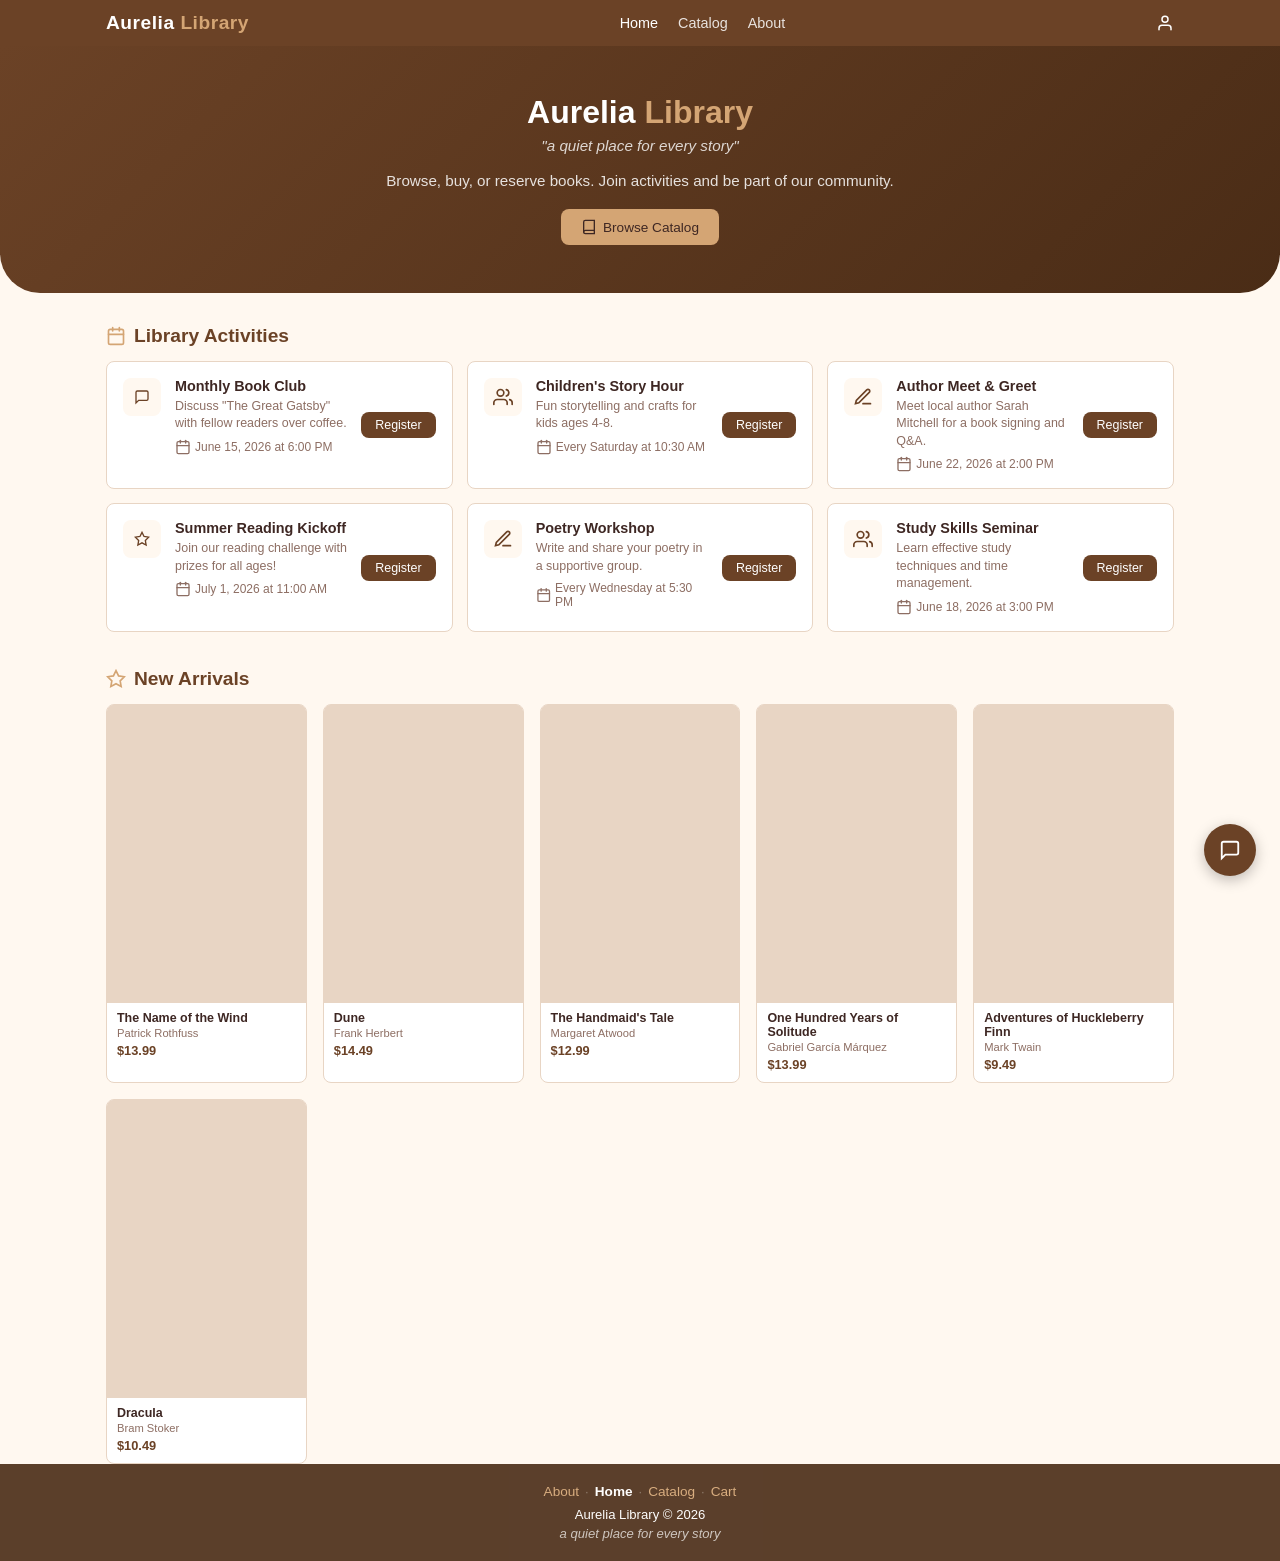
<file: index.html>
<!DOCTYPE html>
<html lang="en">
<head>
  <meta charset="UTF-8">
  <meta name="viewport" content="width=device-width, initial-scale=1.0">
  <title>Aurelia Library</title>
  <link rel="stylesheet" href="css/style.css">
</head>
<body>

  <nav class="navbar">
    <div class="container">
      <a href="index.html" class="logo">Aurelia<span> Library</span></a>
      <ul class="nav-links">
        <li><a href="index.html" class="active">Home</a></li>
        <li><a href="catalog.html">Catalog</a></li>
        <li><a href="about.html">About</a></li>
      </ul>
      <div class="nav-icons">
        <div id="userMenu"></div>
      </div>
    </div>
  </nav>

  <div class="hero">
    <div class="container">
      <h1>Aurelia <span>Library</span></h1>
      <div class="tagline">"a quiet place for every story"</div>
      <p>Browse, buy, or reserve books. Join activities and be part of our community.</p>
      <div class="hero-btns">
        <a href="catalog.html" class="btn btn-secondary">
          <svg width="16" height="16" viewBox="0 0 24 24" fill="none" stroke="currentColor" stroke-width="2" stroke-linecap="round"><path d="M4 19.5A2.5 2.5 0 0 1 6.5 17H20"/><path d="M6.5 2H20v20H6.5A2.5 2.5 0 0 1 4 19.5v-15A2.5 2.5 0 0 1 6.5 2z"/></svg>
          Browse Catalog
        </a>
      </div>
    </div>
  </div>

  <div class="container">
    <div class="section-title">
      <svg width="20" height="20" viewBox="0 0 24 24" fill="none" stroke="currentColor" stroke-width="2" stroke-linecap="round"><rect x="3" y="4" width="18" height="18" rx="2"/><line x1="16" y1="2" x2="16" y2="6"/><line x1="8" y1="2" x2="8" y2="6"/><line x1="3" y1="10" x2="21" y2="10"/></svg>
      Library Activities
    </div>
    <div class="activity-grid" id="homeActivities"></div>

    <div class="section-title">
      <svg width="20" height="20" viewBox="0 0 24 24" fill="none" stroke="currentColor" stroke-width="2"><polygon points="12 2 15.09 8.26 22 9.27 17 14.14 18.18 21.02 12 17.77 5.82 21.02 7 14.14 2 9.27 8.91 8.26 12 2"/></svg>
      New Arrivals
    </div>
    <div class="book-grid" id="homeNewBooks"></div>
  </div>

  <footer class="footer">
    <div class="container">
      <div class="footer-links"><a href="about.html">About</a><span>&middot;</span><a href="index.html" class="active">Home</a><span>&middot;</span><a href="catalog.html">Catalog</a><span>&middot;</span><a href="cart.html">Cart</a></div>
      <p>Aurelia Library &copy; 2026</p>
      <p class="tagline">a quiet place for every story</p>
    </div>
  </footer>

  <!-- Floating Chat -->
  <button class="chat-fab" onclick="toggleChat()">
    <svg width="22" height="22" viewBox="0 0 24 24" fill="none" stroke="currentColor" stroke-width="2" stroke-linecap="round"><path d="M21 15a2 2 0 0 1-2 2H7l-4 4V5a2 2 0 0 1 2-2h14a2 2 0 0 1 2 2z"/></svg>
  </button>
  <div class="chat-popup" id="chatPopup">
    <div class="chat-popup-header">
      <svg width="16" height="16" viewBox="0 0 24 24" fill="none" stroke="currentColor" stroke-width="2" stroke-linecap="round"><path d="M21 15a2 2 0 0 1-2 2H7l-4 4V5a2 2 0 0 1 2-2h14a2 2 0 0 1 2 2z"/></svg>
      Aurelia AI
    </div>
    <div class="chat-popup-msgs" id="chatMsgs"></div>
    <div class="chat-popup-input">
      <input type="text" id="chatInput" placeholder="Ask anything..." onkeydown="if(event.key==='Enter')sendChatPopup()">
      <button onclick="sendChatPopup()">
        <svg width="16" height="16" viewBox="0 0 24 24" fill="none" stroke="currentColor" stroke-width="2" stroke-linecap="round"><line x1="22" y1="2" x2="11" y2="13"/><polygon points="22 2 15 22 11 13 2 9 22 2"/></svg>
      </button>
    </div>
  </div>

  <div id="toastBox"></div>
  <script src="js/app.js"></script>
  <script>
    document.addEventListener('DOMContentLoaded', () => {
      renderActivities('homeActivities');
      const na = [...BOOKS].sort((a, b) => b.id - a.id).slice(0, 6);
      renderBooks(na, 'homeNewBooks', true);
    });
  </script>
</body>
</html>
</file>
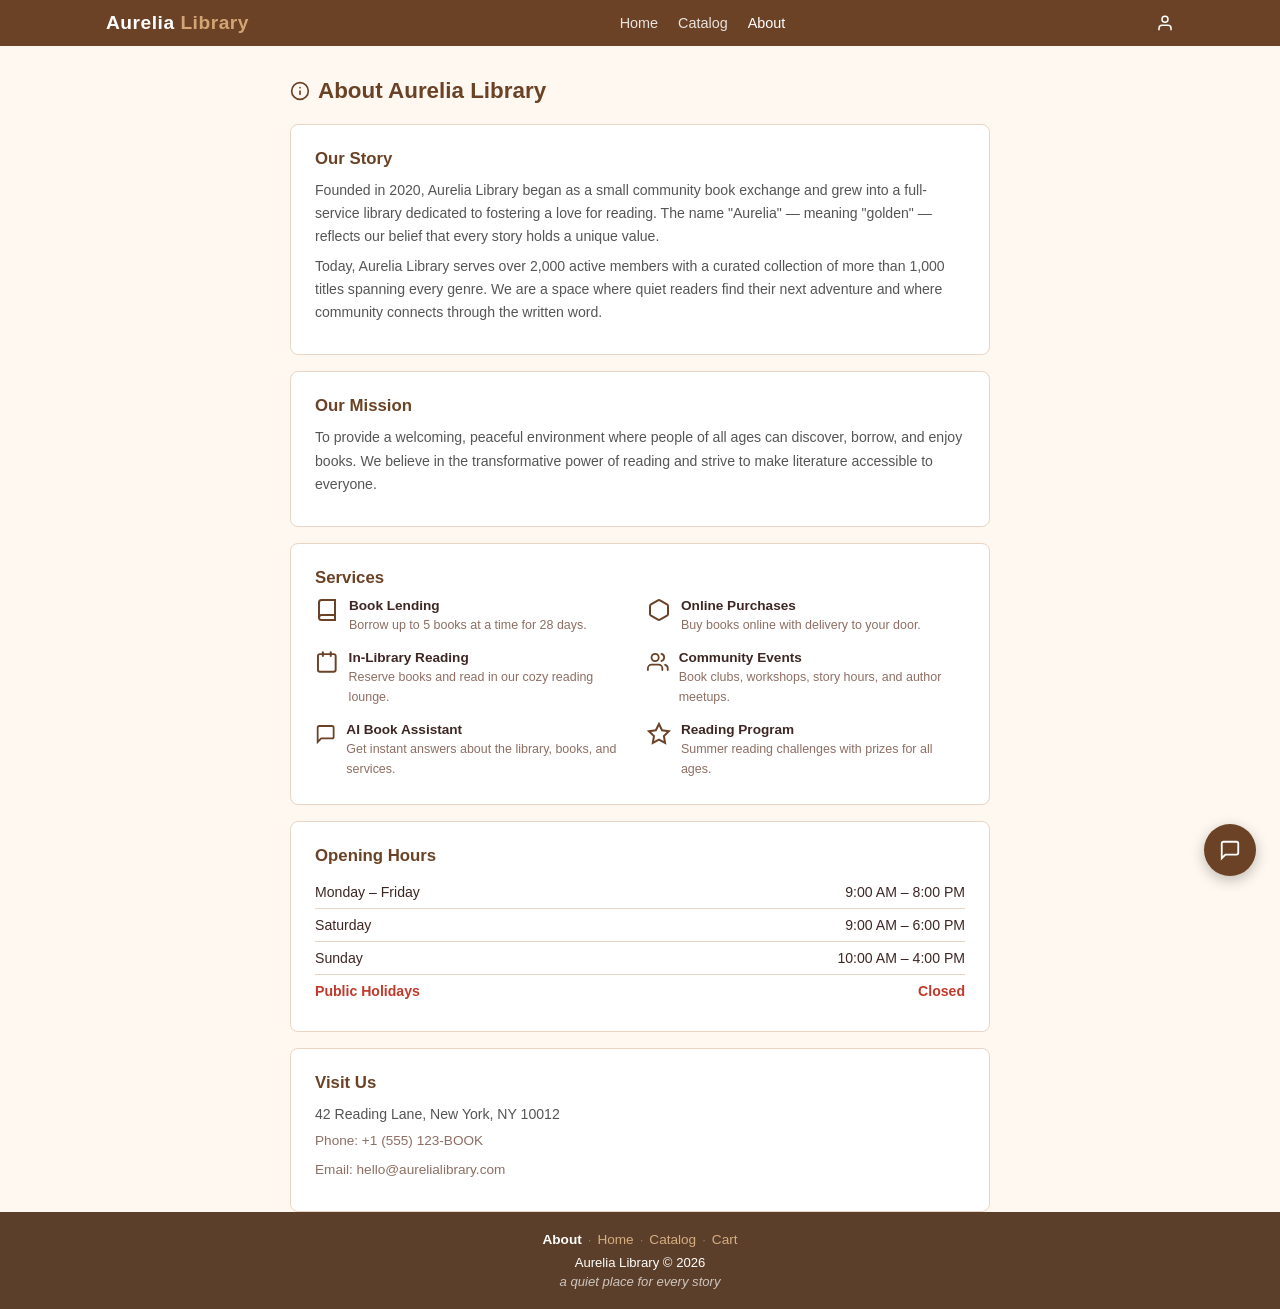
<file: about.html>
<!DOCTYPE html>
<html lang="en">
<head>
  <meta charset="UTF-8">
  <meta name="viewport" content="width=device-width, initial-scale=1.0">
  <title>About - Aurelia Library</title>
  <link rel="stylesheet" href="css/style.css">
</head>
<body>

  <nav class="navbar">
    <div class="container">
      <a href="index.html" class="logo">Aurelia<span> Library</span></a>
      <ul class="nav-links">
        <li><a href="index.html">Home</a></li>
        <li><a href="catalog.html">Catalog</a></li>
        <li><a href="about.html" class="active">About</a></li>
      </ul>
      <div class="nav-icons">
        <div id="userMenu"></div>
      </div>
    </div>
  </nav>

  <div class="container" style="padding-top:32px">
    <h2 class="page-title">
      <svg width="20" height="20" viewBox="0 0 24 24" fill="none" stroke="var(--primary)" stroke-width="2" stroke-linecap="round"><circle cx="12" cy="12" r="10"/><line x1="12" y1="16" x2="12" y2="12"/><line x1="12" y1="8" x2="12.01" y2="8"/></svg>
      About Aurelia Library
    </h2>

    <div class="about-wrap">
      <div class="card about-section">
        <h3>Our Story</h3>
        <p>Founded in 2020, Aurelia Library began as a small community book exchange and grew into a full-service library dedicated to fostering a love for reading. The name "Aurelia" — meaning "golden" — reflects our belief that every story holds a unique value.</p>
        <p>Today, Aurelia Library serves over 2,000 active members with a curated collection of more than 1,000 titles spanning every genre. We are a space where quiet readers find their next adventure and where community connects through the written word.</p>
      </div>

      <div class="card about-section">
        <h3>Our Mission</h3>
        <p>To provide a welcoming, peaceful environment where people of all ages can discover, borrow, and enjoy books. We believe in the transformative power of reading and strive to make literature accessible to everyone.</p>
      </div>

      <div class="card about-section">
        <h3>Services</h3>
        <div class="services-grid">
          <div class="service-item">
            <svg width="24" height="24" viewBox="0 0 24 24" fill="none" stroke="var(--primary)" stroke-width="2" stroke-linecap="round"><path d="M4 19.5A2.5 2.5 0 0 1 6.5 17H20"/><path d="M6.5 2H20v20H6.5A2.5 2.5 0 0 1 4 19.5v-15A2.5 2.5 0 0 1 6.5 2z"/></svg>
            <div><strong>Book Lending</strong><p>Borrow up to 5 books at a time for 28 days.</p></div>
          </div>
          <div class="service-item">
            <svg width="24" height="24" viewBox="0 0 24 24" fill="none" stroke="var(--primary)" stroke-width="2" stroke-linecap="round"><path d="M21 16V8a2 2 0 0 0-1-1.73l-7-4a2 2 0 0 0-2 0l-7 4A2 2 0 0 0 3 8v8a2 2 0 0 0 1 1.73l7 4a2 2 0 0 0 2 0l7-4A2 2 0 0 0 21 16z"/></svg>
            <div><strong>Online Purchases</strong><p>Buy books online with delivery to your door.</p></div>
          </div>
          <div class="service-item">
            <svg width="24" height="24" viewBox="0 0 24 24" fill="none" stroke="var(--primary)" stroke-width="2" stroke-linecap="round"><rect x="3" y="4" width="18" height="18" rx="2"/><line x1="16" y1="2" x2="16" y2="6"/><line x1="8" y1="2" x2="8" y2="6"/></svg>
            <div><strong>In-Library Reading</strong><p>Reserve books and read in our cozy reading lounge.</p></div>
          </div>
          <div class="service-item">
            <svg width="24" height="24" viewBox="0 0 24 24" fill="none" stroke="var(--primary)" stroke-width="2" stroke-linecap="round"><path d="M17 21v-2a4 4 0 0 0-4-4H5a4 4 0 0 0-4 4v2"/><circle cx="9" cy="7" r="4"/><path d="M23 21v-2a4 4 0 0 0-3-3.87"/><path d="M16 3.13a4 4 0 0 1 0 7.75"/></svg>
            <div><strong>Community Events</strong><p>Book clubs, workshops, story hours, and author meetups.</p></div>
          </div>
          <div class="service-item">
            <svg width="24" height="24" viewBox="0 0 24 24" fill="none" stroke="var(--primary)" stroke-width="2" stroke-linecap="round"><path d="M21 15a2 2 0 0 1-2 2H7l-4 4V5a2 2 0 0 1 2-2h14a2 2 0 0 1 2 2z"/></svg>
            <div><strong>AI Book Assistant</strong><p>Get instant answers about the library, books, and services.</p></div>
          </div>
          <div class="service-item">
            <svg width="24" height="24" viewBox="0 0 24 24" fill="none" stroke="var(--primary)" stroke-width="2"><polygon points="12 2 15.09 8.26 22 9.27 17 14.14 18.18 21.02 12 17.77 5.82 21.02 7 14.14 2 9.27 8.91 8.26 12 2"/></svg>
            <div><strong>Reading Program</strong><p>Summer reading challenges with prizes for all ages.</p></div>
          </div>
        </div>
      </div>

      <div class="card about-section">
        <h3>Opening Hours</h3>
        <div class="hours-list">
          <div class="hour-row"><span>Monday – Friday</span><span>9:00 AM – 8:00 PM</span></div>
          <div class="hour-row"><span>Saturday</span><span>9:00 AM – 6:00 PM</span></div>
          <div class="hour-row"><span>Sunday</span><span>10:00 AM – 4:00 PM</span></div>
          <div class="hour-row holiday"><span>Public Holidays</span><span>Closed</span></div>
        </div>
      </div>

      <div class="card about-section">
        <h3>Visit Us</h3>
        <p style="margin-bottom:4px">42 Reading Lane, New York, NY 10012</p>
        <p style="color:var(--text-light);font-size:0.85rem">Phone: +1 (555) 123-BOOK</p>
        <p style="color:var(--text-light);font-size:0.85rem">Email: hello@aurelialibrary.com</p>
      </div>
    </div>
  </div>

  <footer class="footer">
    <div class="container">
      <div class="footer-links"><a href="about.html" class="active">About</a><span>&middot;</span><a href="index.html">Home</a><span>&middot;</span><a href="catalog.html">Catalog</a><span>&middot;</span><a href="cart.html">Cart</a></div>
      <p>Aurelia Library &copy; 2026</p>
      <p class="tagline">a quiet place for every story</p>
    </div>
  </footer>

  <button class="chat-fab" onclick="toggleChat()">
    <svg width="22" height="22" viewBox="0 0 24 24" fill="none" stroke="currentColor" stroke-width="2" stroke-linecap="round"><path d="M21 15a2 2 0 0 1-2 2H7l-4 4V5a2 2 0 0 1 2-2h14a2 2 0 0 1 2 2z"/></svg>
  </button>
  <div class="chat-popup" id="chatPopup">
    <div class="chat-popup-header">
      <svg width="16" height="16" viewBox="0 0 24 24" fill="none" stroke="currentColor" stroke-width="2" stroke-linecap="round"><path d="M21 15a2 2 0 0 1-2 2H7l-4 4V5a2 2 0 0 1 2-2h14a2 2 0 0 1 2 2z"/></svg>
      Aurelia AI
    </div>
    <div class="chat-popup-msgs" id="chatMsgs"></div>
    <div class="chat-popup-input">
      <input type="text" id="chatInput" placeholder="Ask anything..." onkeydown="if(event.key==='Enter')sendChatPopup()">
      <button onclick="sendChatPopup()">
        <svg width="16" height="16" viewBox="0 0 24 24" fill="none" stroke="currentColor" stroke-width="2" stroke-linecap="round"><line x1="22" y1="2" x2="11" y2="13"/><polygon points="22 2 15 22 11 13 2 9 22 2"/></svg>
      </button>
    </div>
  </div>

  <div id="toastBox"></div>
  <script src="js/app.js"></script>
</body>
</html>
</file>
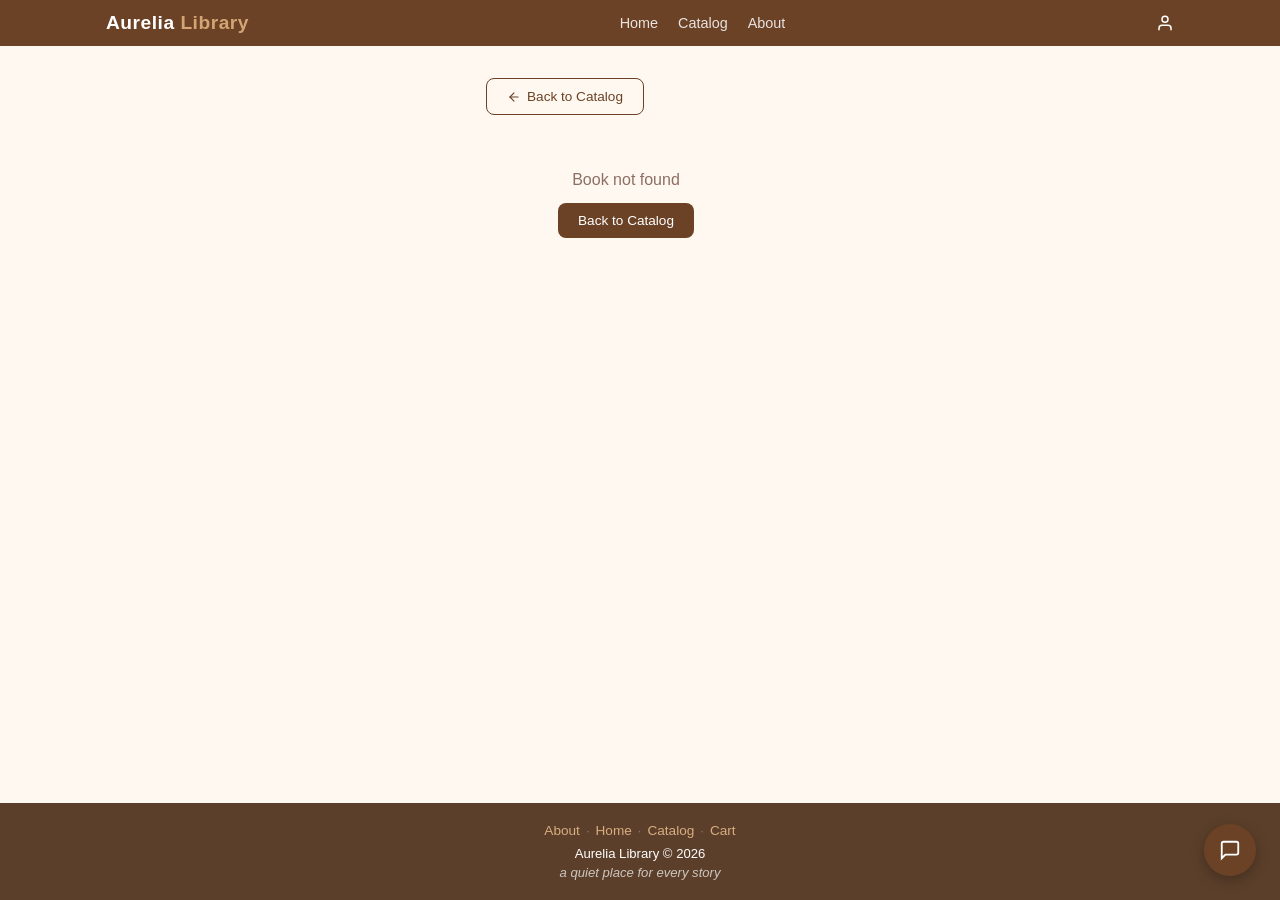
<file: book.html>
<!DOCTYPE html>
<html lang="en">
<head>
  <meta charset="UTF-8">
  <meta name="viewport" content="width=device-width, initial-scale=1.0">
  <title>Aurelia Library</title>
  <link rel="stylesheet" href="css/style.css">
</head>
<body>

  <nav class="navbar">
    <div class="container">
      <a href="index.html" class="logo">Aurelia<span> Library</span></a>
      <ul class="nav-links">
        <li><a href="index.html">Home</a></li>
        <li><a href="catalog.html">Catalog</a></li>
        <li><a href="about.html">About</a></li>
      </ul>
      <div class="nav-icons">
        <div id="userMenu"></div>
      </div>
    </div>
  </nav>

  <div class="container" style="padding-top:32px">
    <a href="catalog.html" class="btn btn-outline" style="margin-bottom:16px">
      <svg width="14" height="14" viewBox="0 0 24 24" fill="none" stroke="currentColor" stroke-width="2" stroke-linecap="round"><line x1="19" y1="12" x2="5" y2="12"/><polyline points="12 19 5 12 12 5"/></svg>
      Back to Catalog
    </a>
    <div class="detail-wrap" id="detailWrap">
      <img id="detailCover" src="" alt="Cover">
      <div class="detail-info">
        <h2 id="detailTitle"></h2>
        <div class="author" id="detailAuthor"></div>
        <div class="meta" id="detailMeta"></div>
        <div class="desc" id="detailDesc"></div>
        <div class="price" id="detailPrice"></div>
        <div style="margin-bottom:12px;font-size:0.85rem" id="detailStatus"></div>
        <div class="actions">
          <button class="btn btn-primary" id="detailBuy">Buy Now</button>
          <button class="btn btn-outline" id="detailReserve">Reserve for Library</button>
        </div>
      </div>
    </div>
  </div>

  <footer class="footer">
    <div class="container">
      <div class="footer-links"><a href="about.html">About</a><span>&middot;</span><a href="index.html">Home</a><span>&middot;</span><a href="catalog.html">Catalog</a><span>&middot;</span><a href="cart.html">Cart</a></div>
      <p>Aurelia Library &copy; 2026</p>
      <p class="tagline">a quiet place for every story</p>
    </div>
  </footer>

  <!-- Floating Chat -->
  <button class="chat-fab" onclick="toggleChat()">
    <svg width="22" height="22" viewBox="0 0 24 24" fill="none" stroke="currentColor" stroke-width="2" stroke-linecap="round"><path d="M21 15a2 2 0 0 1-2 2H7l-4 4V5a2 2 0 0 1 2-2h14a2 2 0 0 1 2 2z"/></svg>
  </button>
  <div class="chat-popup" id="chatPopup">
    <div class="chat-popup-header">
      <svg width="16" height="16" viewBox="0 0 24 24" fill="none" stroke="currentColor" stroke-width="2" stroke-linecap="round"><path d="M21 15a2 2 0 0 1-2 2H7l-4 4V5a2 2 0 0 1 2-2h14a2 2 0 0 1 2 2z"/></svg>
      Aurelia AI
    </div>
    <div class="chat-popup-msgs" id="chatMsgs"></div>
    <div class="chat-popup-input">
      <input type="text" id="chatInput" placeholder="Ask anything..." onkeydown="if(event.key==='Enter')sendChatPopup()">
      <button onclick="sendChatPopup()">
        <svg width="16" height="16" viewBox="0 0 24 24" fill="none" stroke="currentColor" stroke-width="2" stroke-linecap="round"><line x1="22" y1="2" x2="11" y2="13"/><polygon points="22 2 15 22 11 13 2 9 22 2"/></svg>
      </button>
    </div>
  </div>

  <div id="toastBox"></div>
  <script src="js/app.js"></script>
  <script>document.addEventListener('DOMContentLoaded', loadBook);</script>
</body>
</html>
</file>
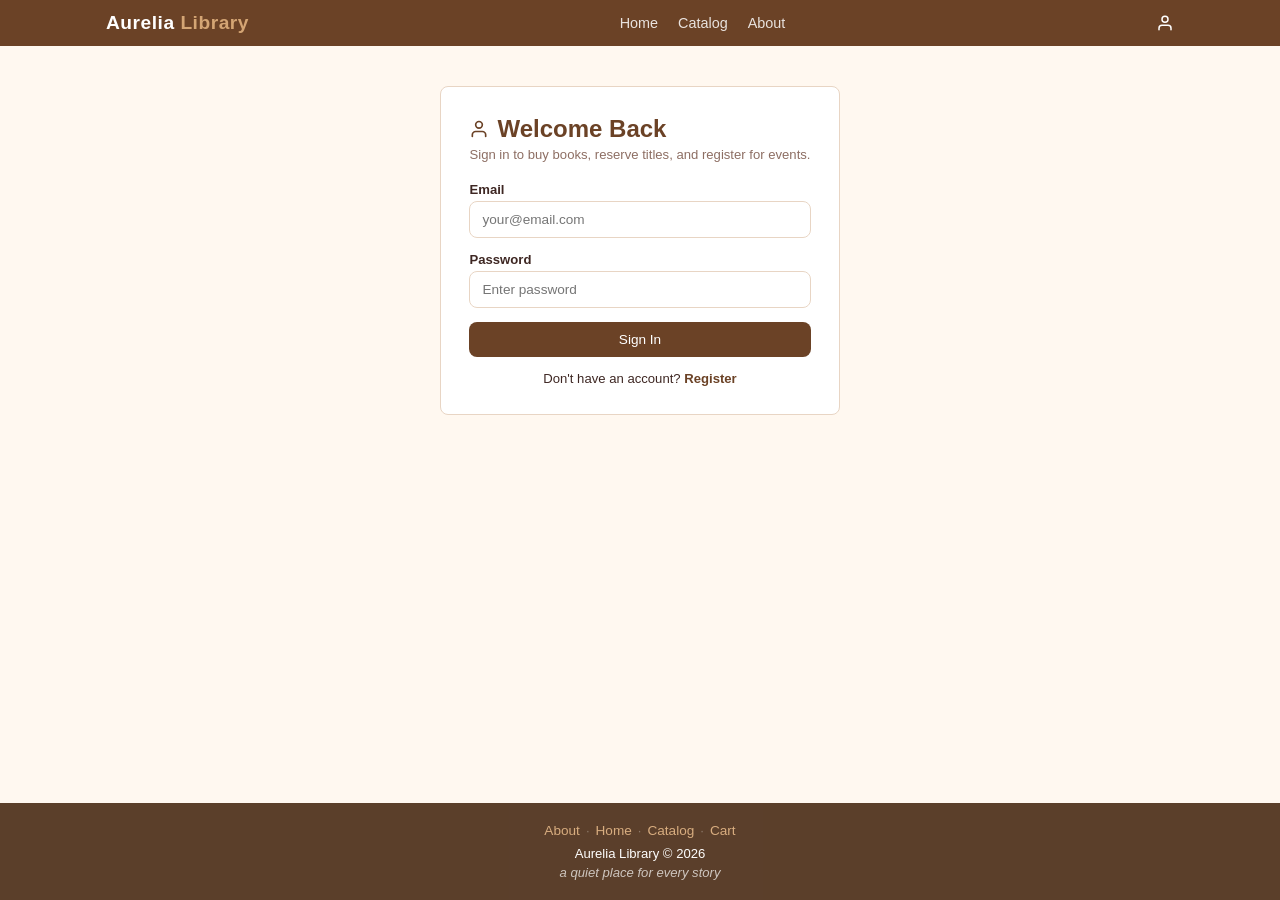
<file: cart.html>
<!DOCTYPE html>
<html lang="en">
<head>
  <meta charset="UTF-8">
  <meta name="viewport" content="width=device-width, initial-scale=1.0">
  <title>Cart - Aurelia Library</title>
  <link rel="stylesheet" href="css/style.css">
</head>
<body>

  <nav class="navbar">
    <div class="container">
      <a href="index.html" class="logo">Aurelia<span> Library</span></a>
      <ul class="nav-links">
        <li><a href="index.html">Home</a></li>
        <li><a href="catalog.html">Catalog</a></li>
        <li><a href="about.html">About</a></li>
      </ul>
      <div class="nav-icons">
        <div id="userMenu"></div>
      </div>
    </div>
  </nav>

  <div class="container" style="padding-top:32px">
    <h2 class="page-title">
      <svg width="20" height="20" viewBox="0 0 24 24" fill="none" stroke="var(--primary)" stroke-width="2" stroke-linecap="round"><circle cx="9" cy="21" r="1"/><circle cx="20" cy="21" r="1"/><path d="M1 1h4l2.68 13.39a2 2 0 0 0 2 1.61h9.72a2 2 0 0 0 2-1.61L23 6H6"/></svg>
      Your Cart
    </h2>
    <div id="cartItems"></div>
    <div id="cartSummary"></div>
  </div>

  <!-- Checkout Modal -->
  <div class="modal" id="checkoutModal">
    <div class="modal-overlay" onclick="closeCheckout()"></div>
    <div class="modal-content">
      <button class="modal-close" onclick="closeCheckout()">
        <svg width="18" height="18" viewBox="0 0 24 24" fill="none" stroke="currentColor" stroke-width="2" stroke-linecap="round"><line x1="18" y1="6" x2="6" y2="18"/><line x1="6" y1="6" x2="18" y2="18"/></svg>
      </button>
      <h2>
        <svg width="20" height="20" viewBox="0 0 24 24" fill="none" stroke="var(--primary)" stroke-width="2" stroke-linecap="round"><path d="M21 16V8a2 2 0 0 0-1-1.73l-7-4a2 2 0 0 0-2 0l-7 4A2 2 0 0 0 3 8v8a2 2 0 0 0 1 1.73l7 4a2 2 0 0 0 2 0l7-4A2 2 0 0 0 21 16z"/></svg>
        Checkout
      </h2>
      <form onsubmit="placeOrder(event)">
        <h3 style="font-size:0.95rem;margin-bottom:10px;color:var(--text)">Shipping Address</h3>
        <div class="form-group"><label>Full Name</label><input type="text" id="coName" placeholder="John Doe" required></div>
        <div class="form-group"><label>Street Address</label><input type="text" id="coAddr" placeholder="123 Main St" required></div>
        <div class="form-row">
          <div class="form-group"><label>City</label><input type="text" id="coCity" placeholder="New York" required></div>
          <div class="form-group"><label>ZIP Code</label><input type="text" id="coZip" placeholder="10001" required></div>
        </div>
        <div class="form-group"><label>Phone</label><input type="tel" id="coPhone" placeholder="+1 (555) 123-4567"></div>

        <h3 style="font-size:0.95rem;margin:16px 0 10px;color:var(--text)">Payment Method</h3>
        <div class="form-group">
          <select id="coPayment" onchange="document.getElementById('cardFields').style.display=this.value==='card'?'':'none'">
            <option value="card">Credit Card</option>
            <option value="paypal">PayPal</option>
            <option value="cod">Cash on Delivery</option>
          </select>
        </div>
        <div id="cardFields" style="display:block">
          <div class="form-group"><label>Card Number</label><input type="text" placeholder="4242 4242 4242 4242"></div>
          <div class="form-row">
            <div class="form-group"><label>Expiry</label><input type="text" placeholder="MM/YY"></div>
            <div class="form-group"><label>CVV</label><input type="text" placeholder="123"></div>
          </div>
        </div>

        <button type="submit" class="btn btn-primary btn-block" style="margin-top:16px">
          <svg width="16" height="16" viewBox="0 0 24 24" fill="none" stroke="currentColor" stroke-width="2" stroke-linecap="round"><polyline points="20 6 9 17 4 12"/></svg>
          Place Order
        </button>
      </form>
    </div>
  </div>

  <footer class="footer">
    <div class="container">
      <div class="footer-links"><a href="about.html">About</a><span>&middot;</span><a href="index.html">Home</a><span>&middot;</span><a href="catalog.html">Catalog</a><span>&middot;</span><a href="cart.html" class="active">Cart</a></div>
      <p>Aurelia Library &copy; 2026</p>
      <p class="tagline">a quiet place for every story</p>
    </div>
  </footer>

  <!-- Floating Chat -->
  <button class="chat-fab" onclick="toggleChat()">
    <svg width="22" height="22" viewBox="0 0 24 24" fill="none" stroke="currentColor" stroke-width="2" stroke-linecap="round"><path d="M21 15a2 2 0 0 1-2 2H7l-4 4V5a2 2 0 0 1 2-2h14a2 2 0 0 1 2 2z"/></svg>
  </button>
  <div class="chat-popup" id="chatPopup">
    <div class="chat-popup-header">
      <svg width="16" height="16" viewBox="0 0 24 24" fill="none" stroke="currentColor" stroke-width="2" stroke-linecap="round"><path d="M21 15a2 2 0 0 1-2 2H7l-4 4V5a2 2 0 0 1 2-2h14a2 2 0 0 1 2 2z"/></svg>
      Aurelia AI
    </div>
    <div class="chat-popup-msgs" id="chatMsgs"></div>
    <div class="chat-popup-input">
      <input type="text" id="chatInput" placeholder="Ask anything..." onkeydown="if(event.key==='Enter')sendChatPopup()">
      <button onclick="sendChatPopup()">
        <svg width="16" height="16" viewBox="0 0 24 24" fill="none" stroke="currentColor" stroke-width="2" stroke-linecap="round"><line x1="22" y1="2" x2="11" y2="13"/><polygon points="22 2 15 22 11 13 2 9 22 2"/></svg>
      </button>
    </div>
  </div>

  <div id="toastBox"></div>
  <script src="js/app.js"></script>
  <script>document.addEventListener('DOMContentLoaded', function(){ if(!logged()){ window.location.href='login.html'; return; } renderCartPage(); });</script>
</body>
</html>
</file>
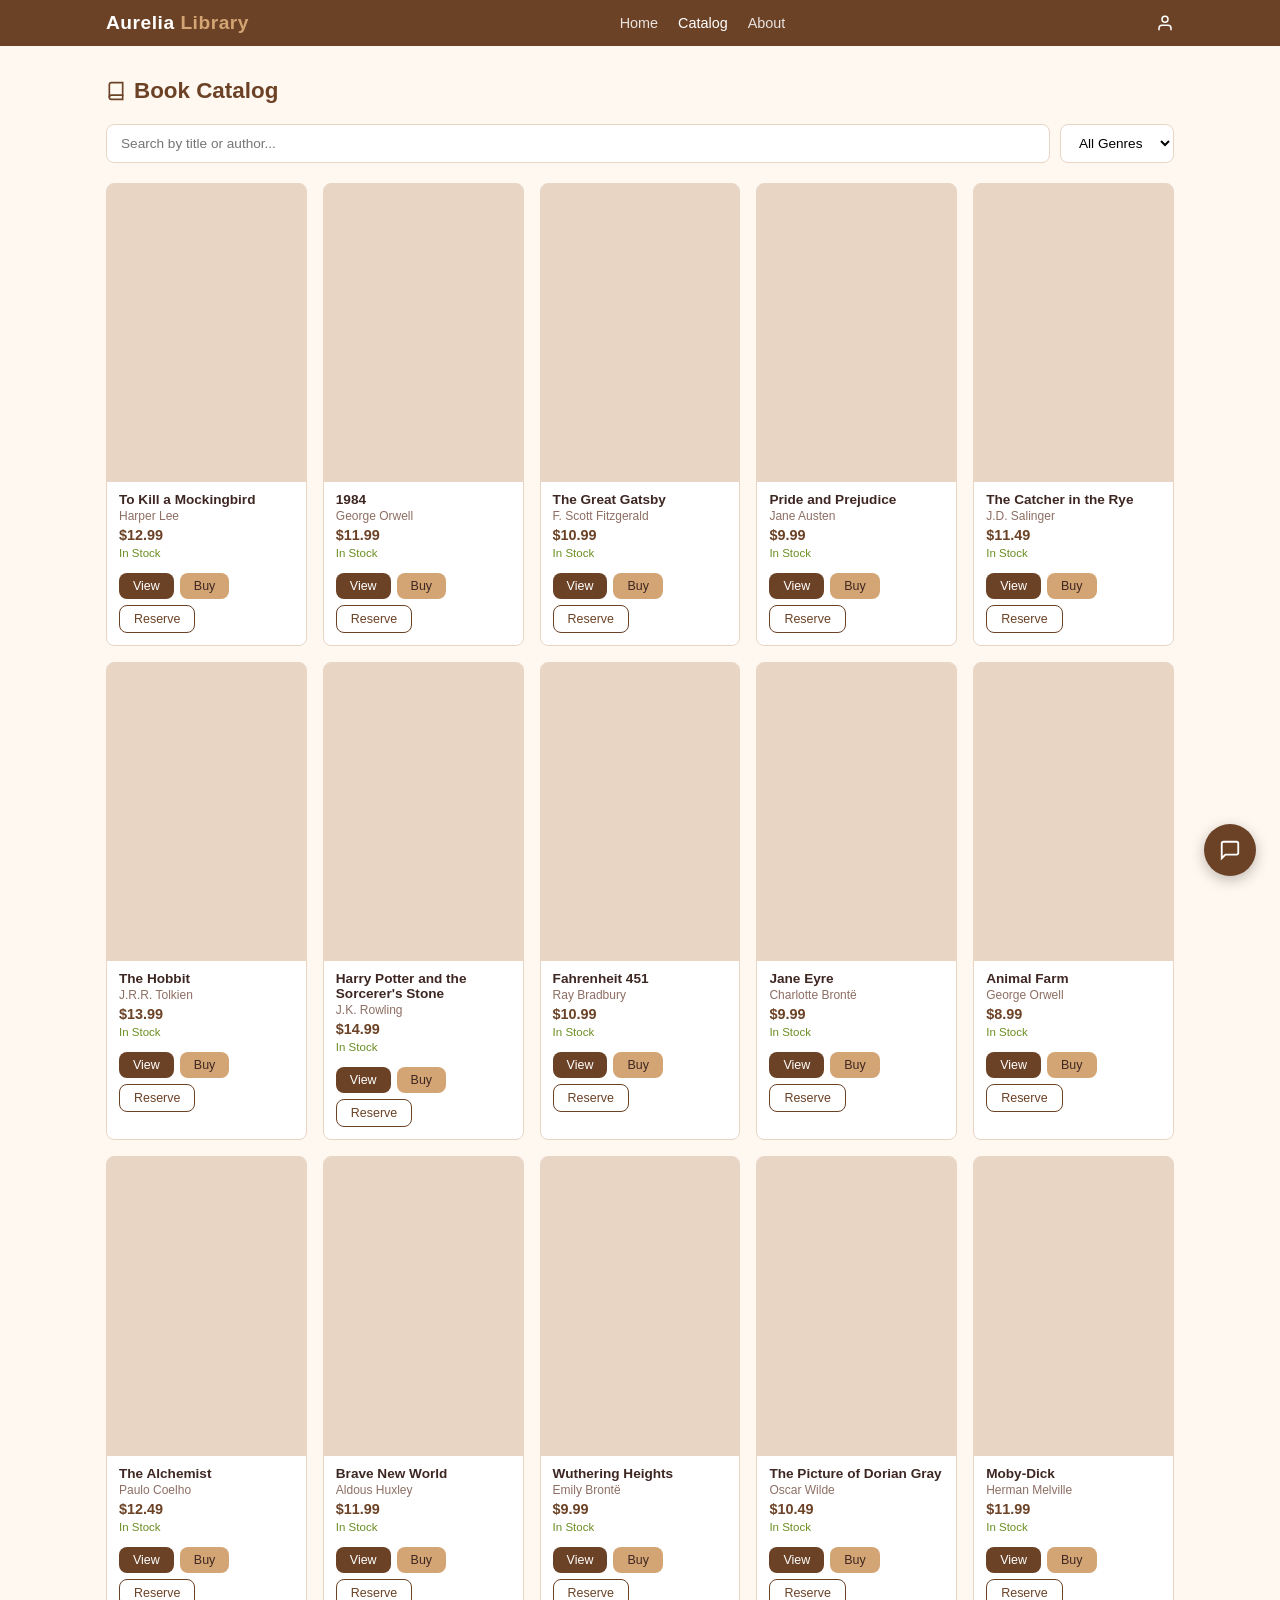
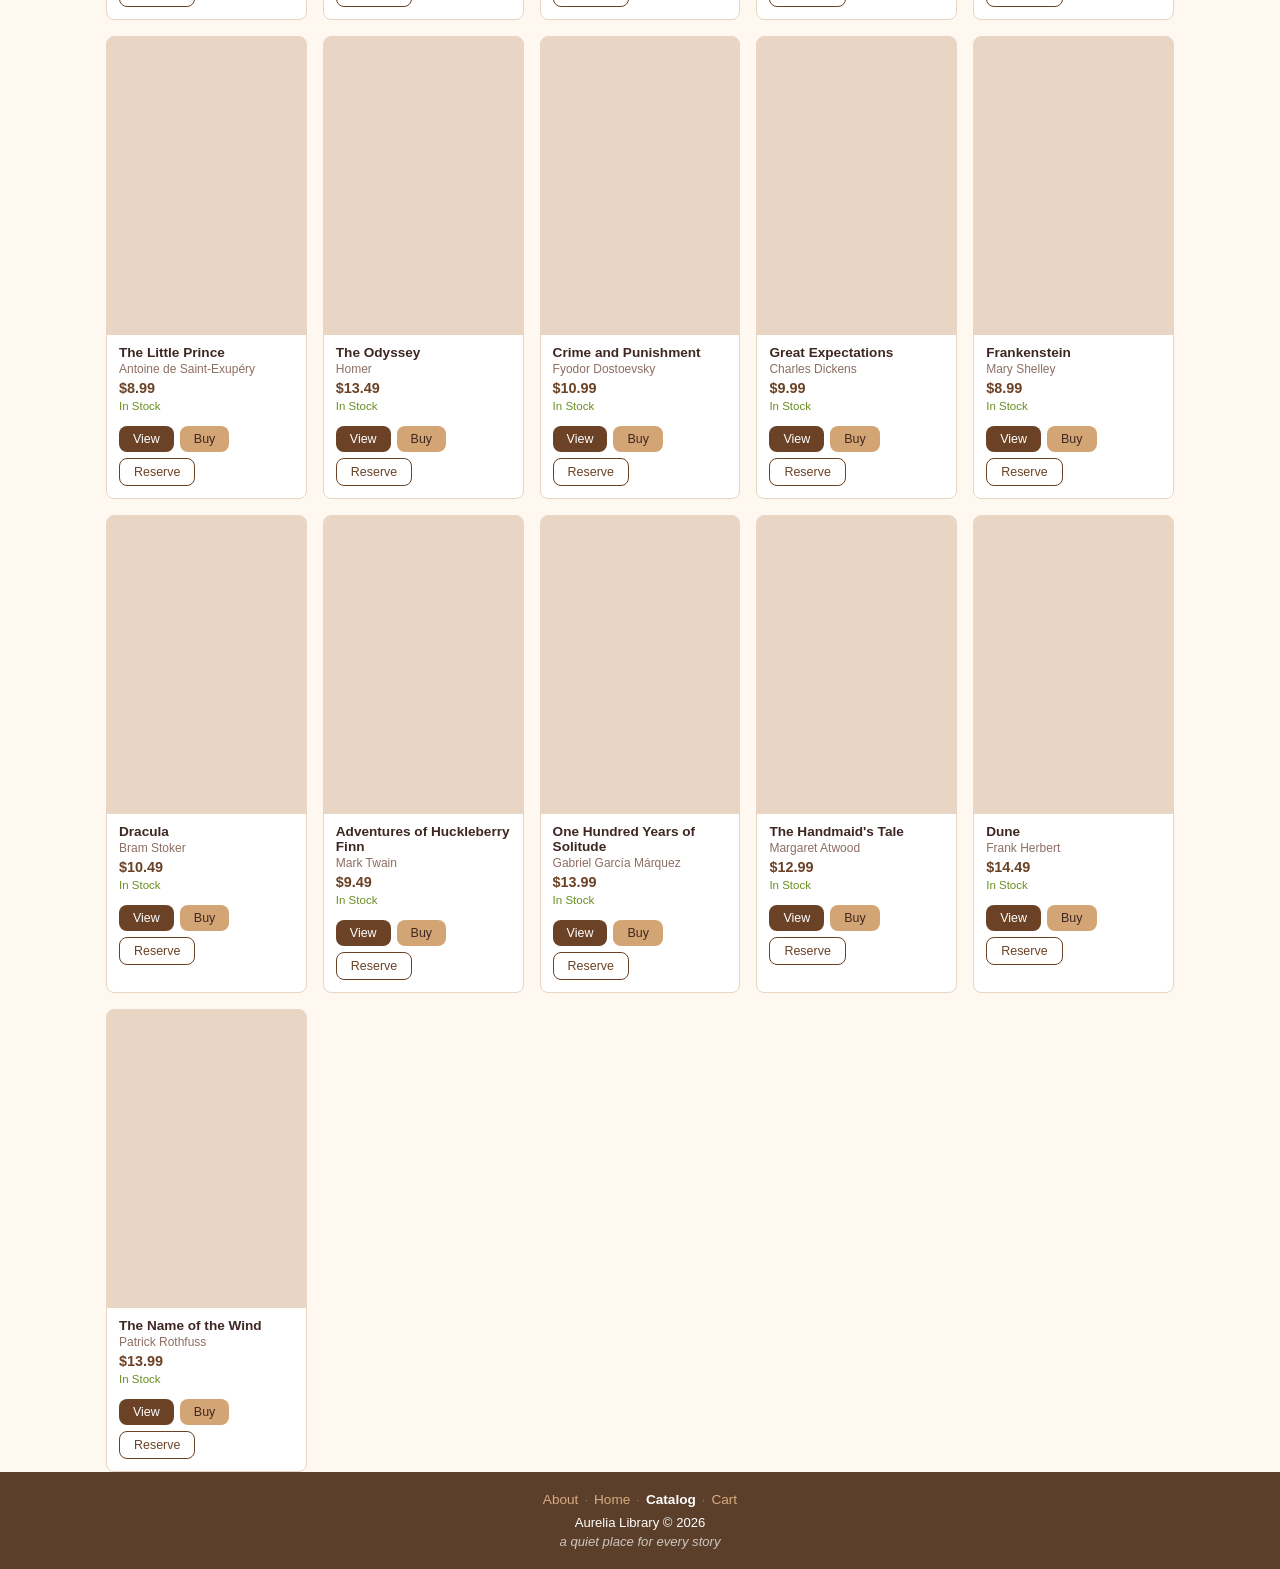
<file: catalog.html>
<!DOCTYPE html>
<html lang="en">
<head>
  <meta charset="UTF-8">
  <meta name="viewport" content="width=device-width, initial-scale=1.0">
  <title>Catalog - Aurelia Library</title>
  <link rel="stylesheet" href="css/style.css">
</head>
<body>

  <nav class="navbar">
    <div class="container">
      <a href="index.html" class="logo">Aurelia<span> Library</span></a>
      <ul class="nav-links">
        <li><a href="index.html">Home</a></li>
        <li><a href="catalog.html" class="active">Catalog</a></li>
        <li><a href="about.html">About</a></li>
      </ul>
      <div class="nav-icons">
        <div id="userMenu"></div>
      </div>
    </div>
  </nav>

  <div class="container" style="padding-top:32px">
    <h2 class="page-title">
      <svg width="20" height="20" viewBox="0 0 24 24" fill="none" stroke="var(--primary)" stroke-width="2" stroke-linecap="round"><path d="M4 19.5A2.5 2.5 0 0 1 6.5 17H20"/><path d="M6.5 2H20v20H6.5A2.5 2.5 0 0 1 4 19.5v-15A2.5 2.5 0 0 1 6.5 2z"/></svg>
      Book Catalog
    </h2>
    <div class="filter-bar">
      <input type="text" id="catalogSearch" placeholder="Search by title or author..." oninput="filterCatalog()">
      <select id="catalogGenre" onchange="filterCatalog()">
        <option value="all">All Genres</option>
        <option>Classic</option><option>Dystopian</option><option>Fantasy</option>
        <option>Fiction</option><option>Romance</option><option>Satire</option>
      </select>
    </div>
    <div class="book-grid" id="catalogBooks"></div>
  </div>

  <footer class="footer">
    <div class="container">
      <div class="footer-links"><a href="about.html">About</a><span>&middot;</span><a href="index.html">Home</a><span>&middot;</span><a href="catalog.html" class="active">Catalog</a><span>&middot;</span><a href="cart.html">Cart</a></div>
      <p>Aurelia Library &copy; 2026</p>
      <p class="tagline">a quiet place for every story</p>
    </div>
  </footer>

  <!-- Floating Chat -->
  <button class="chat-fab" onclick="toggleChat()">
    <svg width="22" height="22" viewBox="0 0 24 24" fill="none" stroke="currentColor" stroke-width="2" stroke-linecap="round"><path d="M21 15a2 2 0 0 1-2 2H7l-4 4V5a2 2 0 0 1 2-2h14a2 2 0 0 1 2 2z"/></svg>
  </button>
  <div class="chat-popup" id="chatPopup">
    <div class="chat-popup-header">
      <svg width="16" height="16" viewBox="0 0 24 24" fill="none" stroke="currentColor" stroke-width="2" stroke-linecap="round"><path d="M21 15a2 2 0 0 1-2 2H7l-4 4V5a2 2 0 0 1 2-2h14a2 2 0 0 1 2 2z"/></svg>
      Aurelia AI
    </div>
    <div class="chat-popup-msgs" id="chatMsgs"></div>
    <div class="chat-popup-input">
      <input type="text" id="chatInput" placeholder="Ask anything..." onkeydown="if(event.key==='Enter')sendChatPopup()">
      <button onclick="sendChatPopup()">
        <svg width="16" height="16" viewBox="0 0 24 24" fill="none" stroke="currentColor" stroke-width="2" stroke-linecap="round"><line x1="22" y1="2" x2="11" y2="13"/><polygon points="22 2 15 22 11 13 2 9 22 2"/></svg>
      </button>
    </div>
  </div>

  <div id="toastBox"></div>
  <script src="js/app.js"></script>
  <script>
    function filterCatalog() {
      const search = (document.getElementById('catalogSearch').value || '').toLowerCase();
      const genre = document.getElementById('catalogGenre').value;
      let f = BOOKS;
      if (search) f = f.filter(b => b.title.toLowerCase().includes(search) || b.author.toLowerCase().includes(search));
      if (genre !== 'all') f = f.filter(b => b.genre === genre);
      renderBooks(f, 'catalogBooks');
    }
    document.addEventListener('DOMContentLoaded', () => renderBooks(BOOKS, 'catalogBooks'));
  </script>
</body>
</html>
</file>
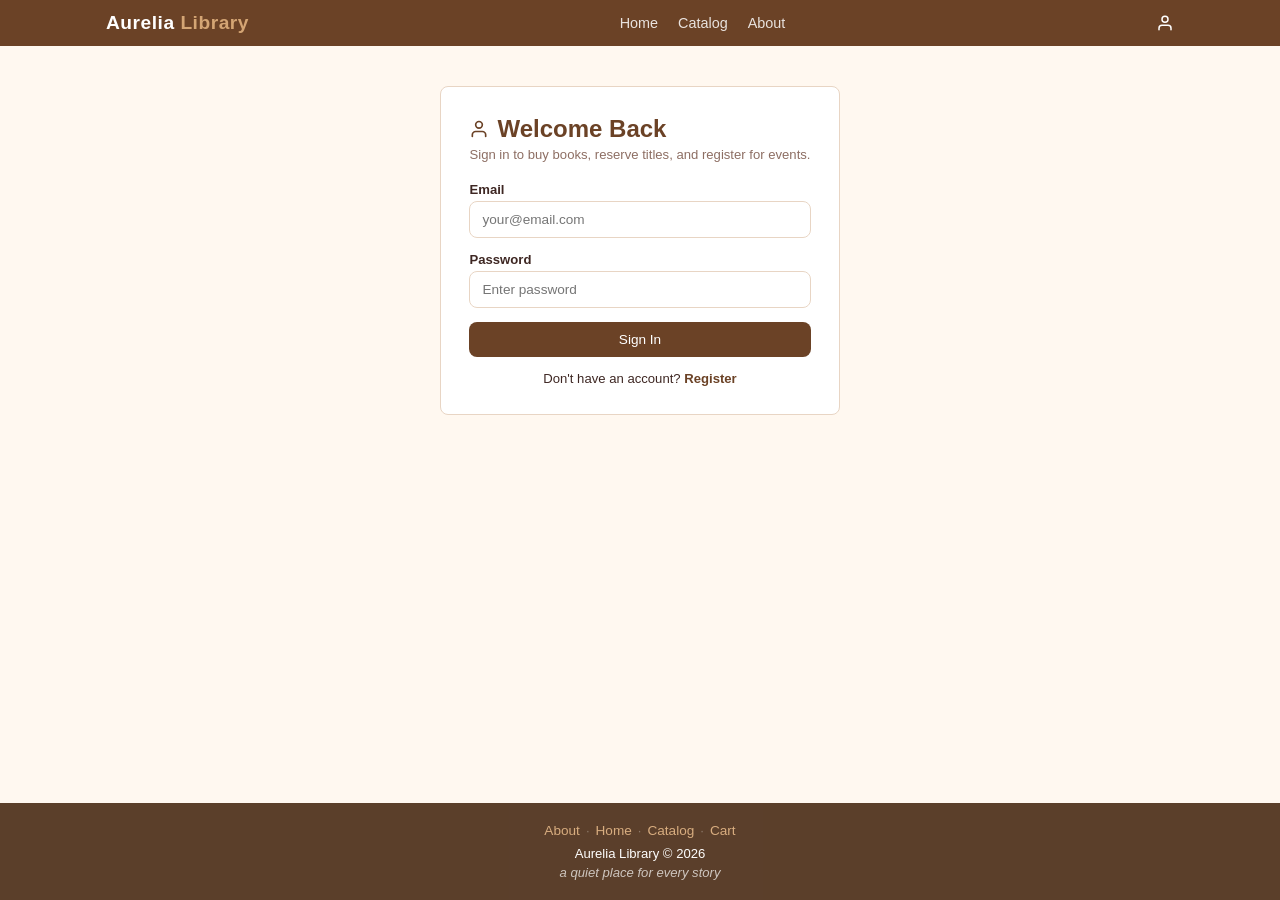
<file: history.html>
<!DOCTYPE html>
<html lang="en">
<head>
  <meta charset="UTF-8">
  <meta name="viewport" content="width=device-width, initial-scale=1.0">
  <title>Borrowing History - Aurelia Library</title>
  <link rel="stylesheet" href="css/style.css">
</head>
<body>

  <nav class="navbar">
    <div class="container">
      <a href="index.html" class="logo">Aurelia<span> Library</span></a>
      <ul class="nav-links">
        <li><a href="index.html">Home</a></li>
        <li><a href="catalog.html">Catalog</a></li>
        <li><a href="about.html">About</a></li>
      </ul>
      <div class="nav-icons">
        <div id="userMenu"></div>
      </div>
    </div>
  </nav>

  <div class="container" style="padding-top:32px">
    <h2 class="page-title">
      <svg width="20" height="20" viewBox="0 0 24 24" fill="none" stroke="var(--primary)" stroke-width="2" stroke-linecap="round"><path d="M4 19.5A2.5 2.5 0 0 1 6.5 17H20"/><path d="M6.5 2H20v20H6.5A2.5 2.5 0 0 1 4 19.5v-15A2.5 2.5 0 0 1 6.5 2z"/></svg>
      Borrowing History
    </h2>
    <p style="color:var(--text-light);margin-bottom:20px;font-size:0.85rem">Your complete borrowing record at Aurelia Library.</p>
    <div class="table-wrap">
      <div id="historyTable"></div>
    </div>
  </div>

  <footer class="footer">
    <div class="container">
      <div class="footer-links"><a href="about.html">About</a><span>&middot;</span><a href="index.html">Home</a><span>&middot;</span><a href="catalog.html">Catalog</a><span>&middot;</span><a href="cart.html">Cart</a></div>
      <p>Aurelia Library &copy; 2026</p>
      <p class="tagline">a quiet place for every story</p>
    </div>
  </footer>

  <button class="chat-fab" onclick="toggleChat()">
    <svg width="22" height="22" viewBox="0 0 24 24" fill="none" stroke="currentColor" stroke-width="2" stroke-linecap="round"><path d="M21 15a2 2 0 0 1-2 2H7l-4 4V5a2 2 0 0 1 2-2h14a2 2 0 0 1 2 2z"/></svg>
  </button>
  <div class="chat-popup" id="chatPopup">
    <div class="chat-popup-header">
      <svg width="16" height="16" viewBox="0 0 24 24" fill="none" stroke="currentColor" stroke-width="2" stroke-linecap="round"><path d="M21 15a2 2 0 0 1-2 2H7l-4 4V5a2 2 0 0 1 2-2h14a2 2 0 0 1 2 2z"/></svg>
      Aurelia AI
    </div>
    <div class="chat-popup-msgs" id="chatMsgs"></div>
    <div class="chat-popup-input">
      <input type="text" id="chatInput" placeholder="Ask anything..." onkeydown="if(event.key==='Enter')sendChatPopup()">
      <button onclick="sendChatPopup()">
        <svg width="16" height="16" viewBox="0 0 24 24" fill="none" stroke="currentColor" stroke-width="2" stroke-linecap="round"><line x1="22" y1="2" x2="11" y2="13"/><polygon points="22 2 15 22 11 13 2 9 22 2"/></svg>
      </button>
    </div>
  </div>

  <div id="toastBox"></div>
  <script src="js/app.js"></script>
  <script>document.addEventListener('DOMContentLoaded', renderHistory);</script>
</body>
</html>
</file>
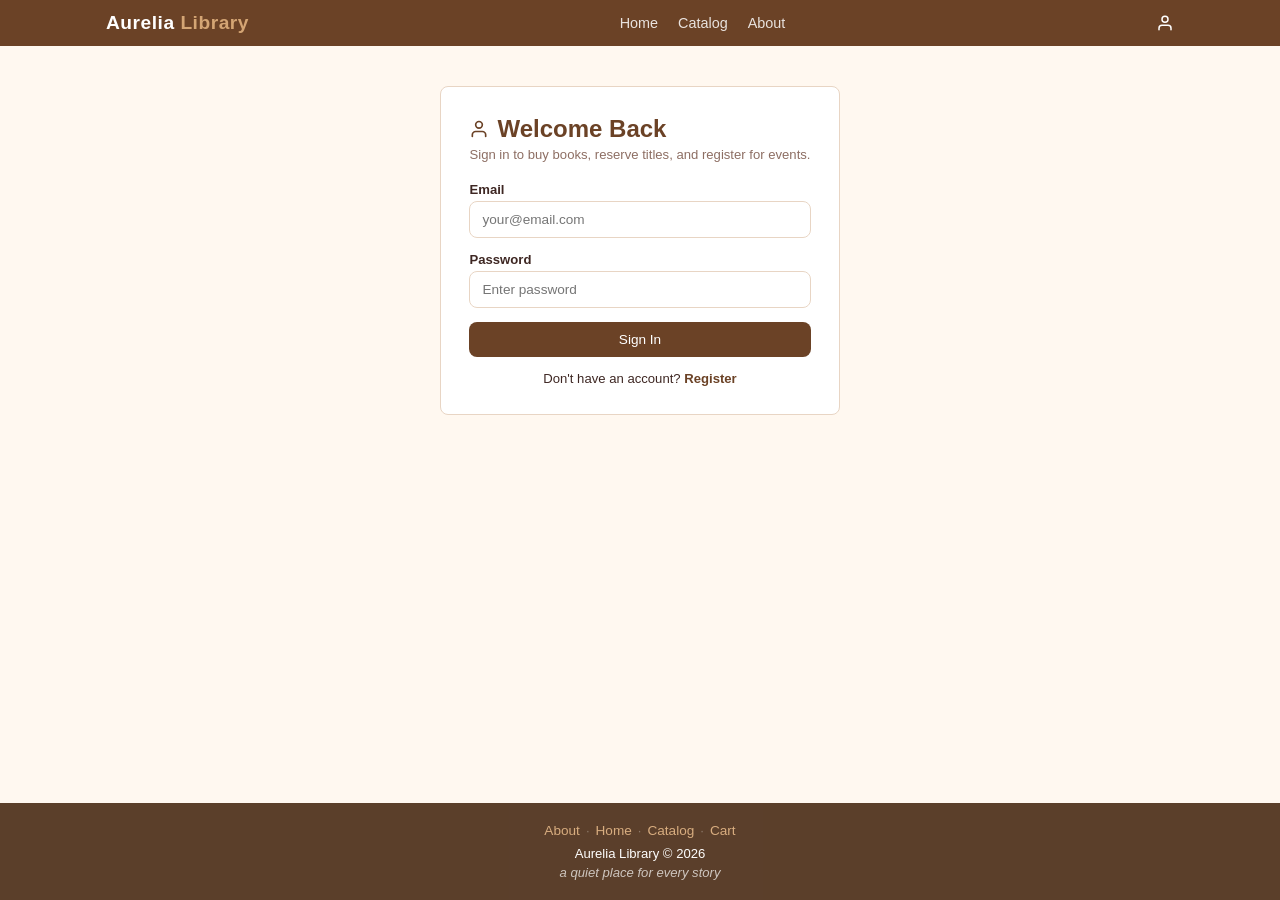
<file: login.html>
<!DOCTYPE html>
<html lang="en">
<head>
  <meta charset="UTF-8">
  <meta name="viewport" content="width=device-width, initial-scale=1.0">
  <title>Sign In - Aurelia Library</title>
  <link rel="stylesheet" href="css/style.css">
</head>
<body>

  <nav class="navbar">
    <div class="container">
      <a href="index.html" class="logo">Aurelia<span> Library</span></a>
      <ul class="nav-links">
        <li><a href="index.html">Home</a></li>
        <li><a href="catalog.html">Catalog</a></li>
        <li><a href="about.html">About</a></li>
      </ul>
      <div class="nav-icons">
        <div id="userMenu"></div>
      </div>
    </div>
  </nav>

  <div class="auth-wrap">
    <div class="card">
      <h2>
        <svg width="20" height="20" viewBox="0 0 24 24" fill="none" stroke="var(--primary)" stroke-width="2" stroke-linecap="round"><path d="M20 21v-2a4 4 0 0 0-4-4H8a4 4 0 0 0-4 4v2"/><circle cx="12" cy="7" r="4"/></svg>
        Welcome Back
      </h2>
      <p class="sub">Sign in to buy books, reserve titles, and register for events.</p>
      <form onsubmit="login(event)">
        <div class="form-group"><label>Email</label><input type="email" id="loginEmail" placeholder="your@email.com" required></div>
        <div class="form-group"><label>Password</label><input type="password" id="loginPass" placeholder="Enter password" required></div>
        <div id="loginError" style="color:var(--danger);font-size:0.82rem;margin-bottom:10px"></div>
        <button type="submit" class="btn btn-primary btn-block">Sign In</button>
      </form>
      <div class="switch">Don't have an account? <a href="register.html">Register</a></div>
    </div>
  </div>

  <footer class="footer">
    <div class="container">
      <div class="footer-links"><a href="about.html">About</a><span>&middot;</span><a href="index.html">Home</a><span>&middot;</span><a href="catalog.html">Catalog</a><span>&middot;</span><a href="cart.html">Cart</a></div>
      <p>Aurelia Library &copy; 2026</p>
      <p class="tagline">a quiet place for every story</p>
    </div>
  </footer>

  <div id="toastBox"></div>
  <script src="js/app.js"></script>
</body>
</html>
</file>
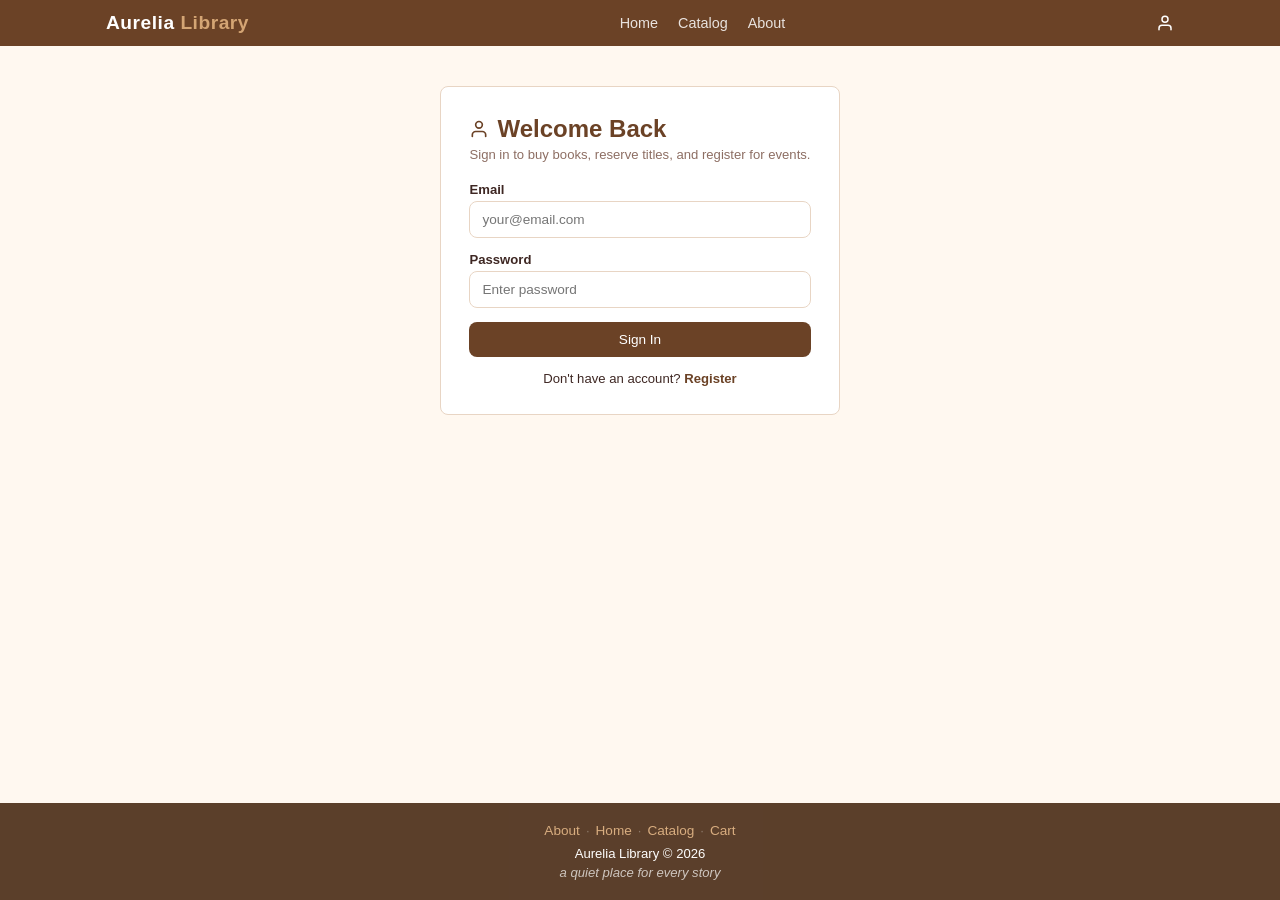
<file: profile.html>
<!DOCTYPE html>
<html lang="en">
<head>
  <meta charset="UTF-8">
  <meta name="viewport" content="width=device-width, initial-scale=1.0">
  <title>Profile - Aurelia Library</title>
  <link rel="stylesheet" href="css/style.css">
</head>
<body>

  <nav class="navbar">
    <div class="container">
      <a href="index.html" class="logo">Aurelia<span> Library</span></a>
      <ul class="nav-links">
        <li><a href="index.html">Home</a></li>
        <li><a href="catalog.html">Catalog</a></li>
        <li><a href="about.html">About</a></li>
      </ul>
      <div class="nav-icons">
        <div id="userMenu"></div>
      </div>
    </div>
  </nav>

  <div class="container" style="padding-top:32px">
    <div class="profile-wrap">
      <div class="profile-card card">
        <div class="profile-avatar" id="profAvatar">AU</div>
        <h2 id="profName">User</h2>
        <p class="profile-email" id="profEmail">user@example.com</p>
        <div class="profile-badge">Active Member</div>
        <div class="profile-joined">Member since March 2026</div>
        <div class="profile-stats">
          <div class="stat"><div class="stat-num" id="profBorrowed">0</div><div class="stat-lbl">Borrowed</div></div>
          <div class="stat"><div class="stat-num" id="profReserv">0</div><div class="stat-lbl">Reserved</div></div>
          <div class="stat"><div class="stat-num">8</div><div class="stat-lbl">Returns</div></div>
        </div>
        <a href="settings.html" class="btn btn-outline" style="margin-top:8px">
          <svg width="14" height="14" viewBox="0 0 24 24" fill="none" stroke="currentColor" stroke-width="2" stroke-linecap="round"><circle cx="12" cy="12" r="3"/><path d="M19.4 15a1.65 1.65 0 0 0 .33 1.82l.06.06a2 2 0 0 1 0 2.83 2 2 0 0 1-2.83 0l-.06-.06a1.65 1.65 0 0 0-1.82-.33 1.65 1.65 0 0 0-1 1.51V21a2 2 0 0 1-2 2 2 2 0 0 1-2-2v-.09A1.65 1.65 0 0 0 9 19.4a1.65 1.65 0 0 0-1.82.33l-.06.06a2 2 0 0 1-2.83 0 2 2 0 0 1 0-2.83l.06-.06A1.65 1.65 0 0 0 4.68 15a1.65 1.65 0 0 0-1.51-1H3a2 2 0 0 1-2-2 2 2 0 0 1 2-2h.09A1.65 1.65 0 0 0 4.6 9a1.65 1.65 0 0 0-.33-1.82l-.06-.06a2 2 0 0 1 0-2.83 2 2 0 0 1 2.83 0l.06.06A1.65 1.65 0 0 0 9 4.68a1.65 1.65 0 0 0 1-1.51V3a2 2 0 0 1 2-2 2 2 0 0 1 2 2v.09a1.65 1.65 0 0 0 1 1.51 1.65 1.65 0 0 0 1.82-.33l.06-.06a2 2 0 0 1 2.83 0 2 2 0 0 1 0 2.83l-.06.06a1.65 1.65 0 0 0-.33 1.82V9a1.65 1.65 0 0 0 1.51 1H21a2 2 0 0 1 2 2 2 2 0 0 1-2 2h-.09a1.65 1.65 0 0 0-1.51 1z"/></svg>
          Edit Settings
        </a>
      </div>
      <div class="profile-activity card">
        <h3>Recent Activity</h3>
        <div class="activity-list">
          <div class="activity-item"><div class="act-dot"></div><div><strong>Returned</strong> "To Kill a Mockingbird" <span class="act-date">Apr 10, 2026</span></div></div>
          <div class="activity-item"><div class="act-dot"></div><div><strong>Borrowed</strong> "1984" <span class="act-date">Feb 1, 2026</span></div></div>
          <div class="activity-item"><div class="act-dot"></div><div><strong>Reserved</strong> "Dune" for library reading <span class="act-date">Jan 15, 2026</span></div></div>
          <div class="activity-item"><div class="act-dot"></div><div><strong>Joined</strong> Poetry Workshop event <span class="act-date">Jan 5, 2026</span></div></div>
          <div class="activity-item"><div class="act-dot"></div><div><strong>Purchased</strong> "The Hobbit" <span class="act-date">Dec 20, 2025</span></div></div>
        </div>
      </div>
    </div>
  </div>

  <footer class="footer">
    <div class="container">
      <div class="footer-links"><a href="about.html">About</a><span>&middot;</span><a href="index.html">Home</a><span>&middot;</span><a href="catalog.html">Catalog</a><span>&middot;</span><a href="cart.html">Cart</a></div>
      <p>Aurelia Library &copy; 2026</p>
      <p class="tagline">a quiet place for every story</p>
    </div>
  </footer>

  <button class="chat-fab" onclick="toggleChat()">
    <svg width="22" height="22" viewBox="0 0 24 24" fill="none" stroke="currentColor" stroke-width="2" stroke-linecap="round"><path d="M21 15a2 2 0 0 1-2 2H7l-4 4V5a2 2 0 0 1 2-2h14a2 2 0 0 1 2 2z"/></svg>
  </button>
  <div class="chat-popup" id="chatPopup">
    <div class="chat-popup-header">
      <svg width="16" height="16" viewBox="0 0 24 24" fill="none" stroke="currentColor" stroke-width="2" stroke-linecap="round"><path d="M21 15a2 2 0 0 1-2 2H7l-4 4V5a2 2 0 0 1 2-2h14a2 2 0 0 1 2 2z"/></svg>
      Aurelia AI
    </div>
    <div class="chat-popup-msgs" id="chatMsgs"></div>
    <div class="chat-popup-input">
      <input type="text" id="chatInput" placeholder="Ask anything..." onkeydown="if(event.key==='Enter')sendChatPopup()">
      <button onclick="sendChatPopup()">
        <svg width="16" height="16" viewBox="0 0 24 24" fill="none" stroke="currentColor" stroke-width="2" stroke-linecap="round"><line x1="22" y1="2" x2="11" y2="13"/><polygon points="22 2 15 22 11 13 2 9 22 2"/></svg>
      </button>
    </div>
  </div>

  <div id="toastBox"></div>
  <script src="js/app.js"></script>
  <script>document.addEventListener('DOMContentLoaded', renderProfile);</script>
</body>
</html>
</file>
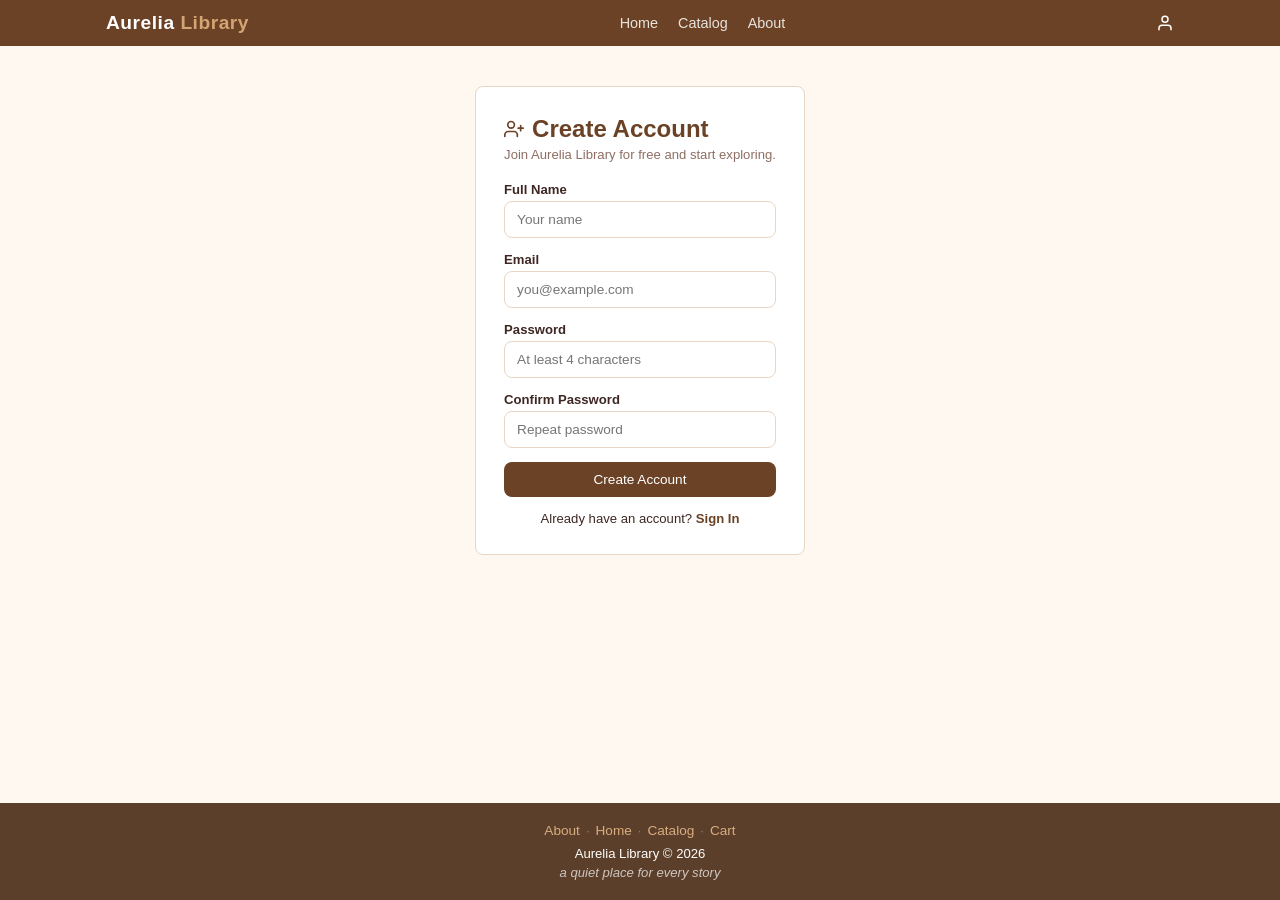
<file: register.html>
<!DOCTYPE html>
<html lang="en">
<head>
  <meta charset="UTF-8">
  <meta name="viewport" content="width=device-width, initial-scale=1.0">
  <title>Register - Aurelia Library</title>
  <link rel="stylesheet" href="css/style.css">
</head>
<body>

  <nav class="navbar">
    <div class="container">
      <a href="index.html" class="logo">Aurelia<span> Library</span></a>
      <ul class="nav-links">
        <li><a href="index.html">Home</a></li>
        <li><a href="catalog.html">Catalog</a></li>
        <li><a href="about.html">About</a></li>
      </ul>
      <div class="nav-icons">
        <div id="userMenu"></div>
      </div>
    </div>
  </nav>

  <div class="auth-wrap">
    <div class="card">
      <h2>
        <svg width="20" height="20" viewBox="0 0 24 24" fill="none" stroke="var(--primary)" stroke-width="2" stroke-linecap="round"><path d="M16 21v-2a4 4 0 0 0-4-4H5a4 4 0 0 0-4 4v2"/><circle cx="8.5" cy="7" r="4"/><line x1="20" y1="8" x2="20" y2="14"/><line x1="23" y1="11" x2="17" y2="11"/></svg>
        Create Account
      </h2>
      <p class="sub">Join Aurelia Library for free and start exploring.</p>
      <form onsubmit="register(event)">
        <div class="form-group"><label>Full Name</label><input type="text" id="regName" placeholder="Your name" required></div>
        <div class="form-group"><label>Email</label><input type="email" id="regEmail" placeholder="you@example.com" required></div>
        <div class="form-group"><label>Password</label><input type="password" id="regPass" placeholder="At least 4 characters" required></div>
        <div class="form-group"><label>Confirm Password</label><input type="password" id="regConfirm" placeholder="Repeat password" required></div>
        <button type="submit" class="btn btn-primary btn-block">Create Account</button>
      </form>
      <div class="switch">Already have an account? <a href="login.html">Sign In</a></div>
    </div>
  </div>

  <footer class="footer">
    <div class="container">
      <div class="footer-links"><a href="about.html">About</a><span>&middot;</span><a href="index.html">Home</a><span>&middot;</span><a href="catalog.html">Catalog</a><span>&middot;</span><a href="cart.html">Cart</a></div>
      <p>Aurelia Library &copy; 2026</p>
      <p class="tagline">a quiet place for every story</p>
    </div>
  </footer>

  <div id="toastBox"></div>
  <script src="js/app.js"></script>
</body>
</html>
</file>
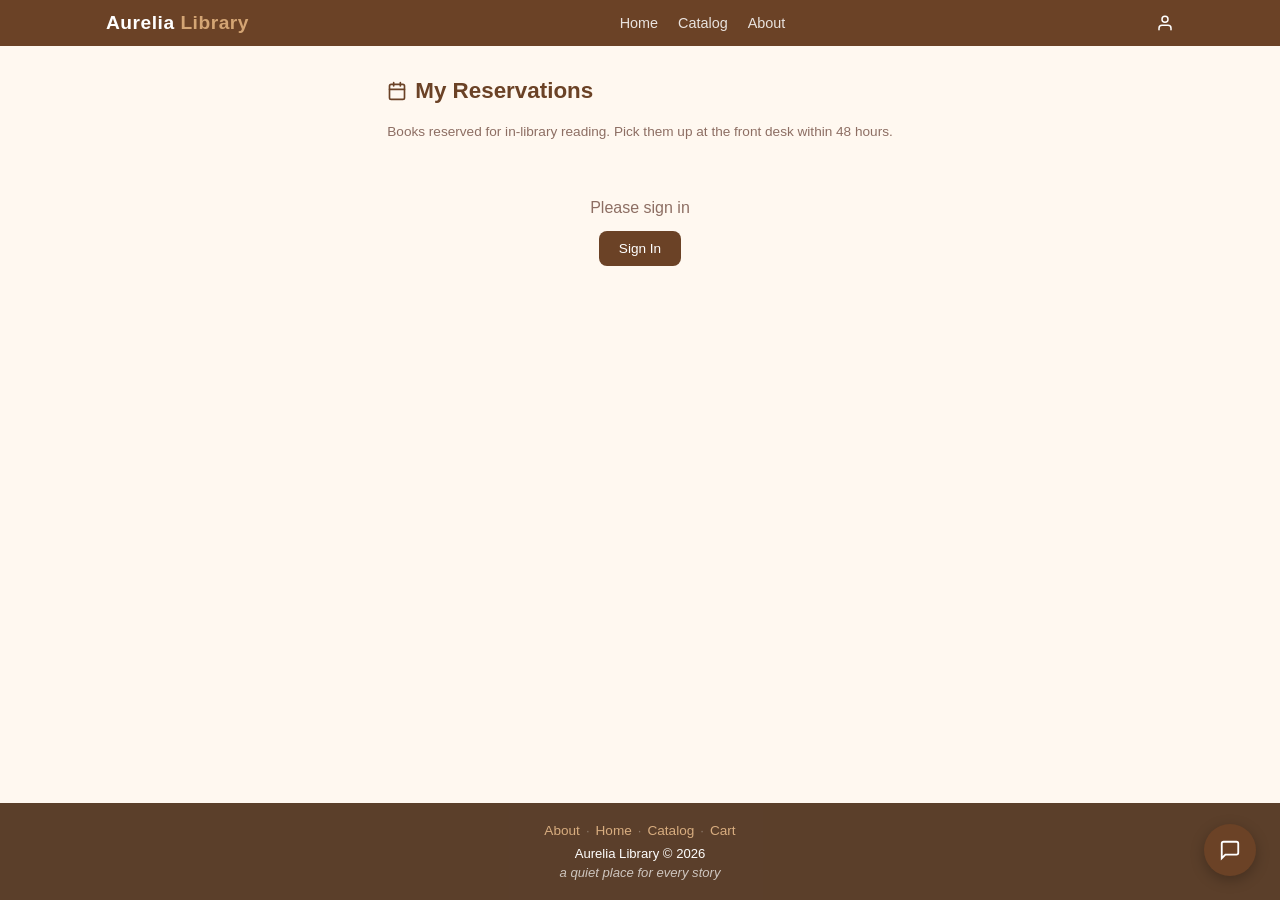
<file: reservations.html>
<!DOCTYPE html>
<html lang="en">
<head>
  <meta charset="UTF-8">
  <meta name="viewport" content="width=device-width, initial-scale=1.0">
  <title>My Reservations - Aurelia Library</title>
  <link rel="stylesheet" href="css/style.css">
</head>
<body>

  <nav class="navbar">
    <div class="container">
      <a href="index.html" class="logo">Aurelia<span> Library</span></a>
      <ul class="nav-links">
        <li><a href="index.html">Home</a></li>
        <li><a href="catalog.html">Catalog</a></li>
        <li><a href="about.html">About</a></li>
      </ul>
      <div class="nav-icons">
        <div id="userMenu"></div>
      </div>
    </div>
  </nav>

  <div class="container" style="padding-top:32px">
    <h2 class="page-title">
      <svg width="20" height="20" viewBox="0 0 24 24" fill="none" stroke="var(--primary)" stroke-width="2" stroke-linecap="round"><rect x="3" y="4" width="18" height="18" rx="2"/><line x1="16" y1="2" x2="16" y2="6"/><line x1="8" y1="2" x2="8" y2="6"/><line x1="3" y1="10" x2="21" y2="10"/></svg>
      My Reservations
    </h2>
    <p style="color:var(--text-light);margin-bottom:20px;font-size:0.85rem">Books reserved for in-library reading. Pick them up at the front desk within 48 hours.</p>
    <div id="reservItems"></div>
  </div>

  <footer class="footer">
    <div class="container">
      <div class="footer-links"><a href="about.html">About</a><span>&middot;</span><a href="index.html">Home</a><span>&middot;</span><a href="catalog.html">Catalog</a><span>&middot;</span><a href="cart.html">Cart</a></div>
      <p>Aurelia Library &copy; 2026</p>
      <p class="tagline">a quiet place for every story</p>
    </div>
  </footer>

  <button class="chat-fab" onclick="toggleChat()">
    <svg width="22" height="22" viewBox="0 0 24 24" fill="none" stroke="currentColor" stroke-width="2" stroke-linecap="round"><path d="M21 15a2 2 0 0 1-2 2H7l-4 4V5a2 2 0 0 1 2-2h14a2 2 0 0 1 2 2z"/></svg>
  </button>
  <div class="chat-popup" id="chatPopup">
    <div class="chat-popup-header">
      <svg width="16" height="16" viewBox="0 0 24 24" fill="none" stroke="currentColor" stroke-width="2" stroke-linecap="round"><path d="M21 15a2 2 0 0 1-2 2H7l-4 4V5a2 2 0 0 1 2-2h14a2 2 0 0 1 2 2z"/></svg>
      Aurelia AI
    </div>
    <div class="chat-popup-msgs" id="chatMsgs"></div>
    <div class="chat-popup-input">
      <input type="text" id="chatInput" placeholder="Ask anything..." onkeydown="if(event.key==='Enter')sendChatPopup()">
      <button onclick="sendChatPopup()">
        <svg width="16" height="16" viewBox="0 0 24 24" fill="none" stroke="currentColor" stroke-width="2" stroke-linecap="round"><line x1="22" y1="2" x2="11" y2="13"/><polygon points="22 2 15 22 11 13 2 9 22 2"/></svg>
      </button>
    </div>
  </div>

  <div id="toastBox"></div>
  <script src="js/app.js"></script>
  <script>document.addEventListener('DOMContentLoaded', renderReservPage);</script>
</body>
</html>
</file>
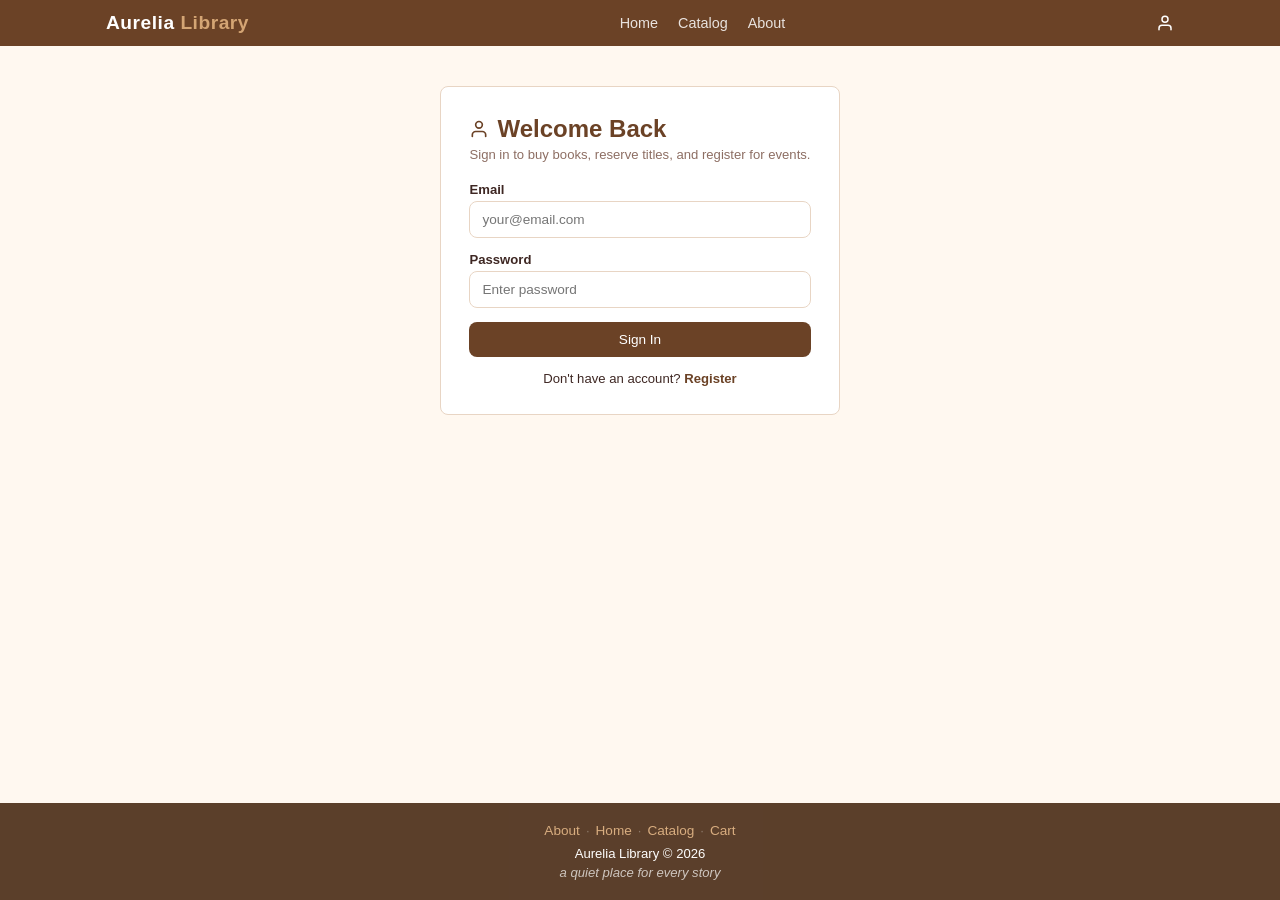
<file: settings.html>
<!DOCTYPE html>
<html lang="en">
<head>
  <meta charset="UTF-8">
  <meta name="viewport" content="width=device-width, initial-scale=1.0">
  <title>Settings - Aurelia Library</title>
  <link rel="stylesheet" href="css/style.css">
</head>
<body>

  <nav class="navbar">
    <div class="container">
      <a href="index.html" class="logo">Aurelia<span> Library</span></a>
      <ul class="nav-links">
        <li><a href="index.html">Home</a></li>
        <li><a href="catalog.html">Catalog</a></li>
        <li><a href="about.html">About</a></li>
      </ul>
      <div class="nav-icons">
        <div id="userMenu"></div>
      </div>
    </div>
  </nav>

  <div class="container" style="padding-top:32px">
    <div class="settings-wrap">
      <div class="card">
        <h2>
          <svg width="20" height="20" viewBox="0 0 24 24" fill="none" stroke="var(--primary)" stroke-width="2" stroke-linecap="round"><circle cx="12" cy="12" r="3"/><path d="M19.4 15a1.65 1.65 0 0 0 .33 1.82l.06.06a2 2 0 0 1 0 2.83 2 2 0 0 1-2.83 0l-.06-.06a1.65 1.65 0 0 0-1.82-.33 1.65 1.65 0 0 0-1 1.51V21a2 2 0 0 1-2 2 2 2 0 0 1-2-2v-.09A1.65 1.65 0 0 0 9 19.4a1.65 1.65 0 0 0-1.82.33l-.06.06a2 2 0 0 1-2.83 0 2 2 0 0 1 0-2.83l.06-.06A1.65 1.65 0 0 0 4.68 15a1.65 1.65 0 0 0-1.51-1H3a2 2 0 0 1-2-2 2 2 0 0 1 2-2h.09A1.65 1.65 0 0 0 4.6 9a1.65 1.65 0 0 0-.33-1.82l-.06-.06a2 2 0 0 1 0-2.83 2 2 0 0 1 2.83 0l.06.06A1.65 1.65 0 0 0 9 4.68a1.65 1.65 0 0 0 1-1.51V3a2 2 0 0 1 2-2 2 2 0 0 1 2 2v.09a1.65 1.65 0 0 0 1 1.51 1.65 1.65 0 0 0 1.82-.33l.06-.06a2 2 0 0 1 2.83 0 2 2 0 0 1 0 2.83l-.06.06a1.65 1.65 0 0 0-.33 1.82V9a1.65 1.65 0 0 0 1.51 1H21a2 2 0 0 1 2 2 2 2 0 0 1-2 2h-.09a1.65 1.65 0 0 0-1.51 1z"/></svg>
          Account Settings
        </h2>
        <p class="sub" style="color:var(--text-light);font-size:0.82rem;margin-bottom:20px">Update your profile information.</p>
        <form onsubmit="saveSettings(event)">
          <div class="form-group"><label>Full Name</label><input type="text" id="setName" required></div>
          <div class="form-group"><label>Email</label><input type="email" id="setEmail" required></div>
          <hr style="border:none;border-top:1px solid var(--border);margin:16px 0">
          <div class="form-group"><label>Current Password</label><input type="password" id="setCurPass" placeholder="Leave blank to keep current"></div>
          <div class="form-group"><label>New Password</label><input type="password" id="setNewPass" placeholder="At least 4 characters"></div>
          <div class="form-group"><label>Confirm New Password</label><input type="password" id="setConfirm" placeholder="Repeat new password"></div>
          <button type="submit" class="btn btn-primary btn-block" style="margin-top:8px">Save Settings</button>
        </form>
      </div>
    </div>
  </div>

  <footer class="footer">
    <div class="container">
      <div class="footer-links"><a href="about.html">About</a><span>&middot;</span><a href="index.html">Home</a><span>&middot;</span><a href="catalog.html">Catalog</a><span>&middot;</span><a href="cart.html">Cart</a></div>
      <p>Aurelia Library &copy; 2026</p>
      <p class="tagline">a quiet place for every story</p>
    </div>
  </footer>

  <!-- Floating Chat -->
  <button class="chat-fab" onclick="toggleChat()">
    <svg width="22" height="22" viewBox="0 0 24 24" fill="none" stroke="currentColor" stroke-width="2" stroke-linecap="round"><path d="M21 15a2 2 0 0 1-2 2H7l-4 4V5a2 2 0 0 1 2-2h14a2 2 0 0 1 2 2z"/></svg>
  </button>
  <div class="chat-popup" id="chatPopup">
    <div class="chat-popup-header">
      <svg width="16" height="16" viewBox="0 0 24 24" fill="none" stroke="currentColor" stroke-width="2" stroke-linecap="round"><path d="M21 15a2 2 0 0 1-2 2H7l-4 4V5a2 2 0 0 1 2-2h14a2 2 0 0 1 2 2z"/></svg>
      Aurelia AI
    </div>
    <div class="chat-popup-msgs" id="chatMsgs"></div>
    <div class="chat-popup-input">
      <input type="text" id="chatInput" placeholder="Ask anything..." onkeydown="if(event.key==='Enter')sendChatPopup()">
      <button onclick="sendChatPopup()">
        <svg width="16" height="16" viewBox="0 0 24 24" fill="none" stroke="currentColor" stroke-width="2" stroke-linecap="round"><line x1="22" y1="2" x2="11" y2="13"/><polygon points="22 2 15 22 11 13 2 9 22 2"/></svg>
      </button>
    </div>
  </div>

  <div id="toastBox"></div>
  <script src="js/app.js"></script>
  <script>document.addEventListener('DOMContentLoaded', renderSettings);</script>
</body>
</html>
</file>
<file: css/style.css>
* { margin: 0; padding: 0; box-sizing: border-box; }
:root {
  --primary: #6B4226;
  --primary-dark: #4A2C16;
  --secondary: #D4A574;
  --bg: #FFF8F0;
  --card: #FFFFFF;
  --text: #3E2723;
  --text-light: #8D6E63;
  --border: #E8D5C4;
  --success: #6B8E23;
  --danger: #C0392B;
  --shadow: 0 2px 8px rgba(62,39,35,0.1);
  --radius: 8px;
  --font: 'Segoe UI', Tahoma, sans-serif;
}
body { font-family: var(--font); background: var(--bg); color: var(--text); min-height: 100vh; display: flex; flex-direction: column; }
a { text-decoration: none; color: inherit; }
.container { max-width: 1100px; margin: 0 auto; padding: 0 16px; }

/* Navbar */
.navbar { background: var(--primary); color: #fff; padding: 12px 0; position: sticky; top: 0; z-index: 100; }
.navbar .container { display: flex; align-items: center; justify-content: space-between; }
.logo { font-size: 1.2rem; font-weight: 700; letter-spacing: 0.5px; }
.logo span { color: var(--secondary); }
.nav-links { display: flex; gap: 20px; list-style: none; font-size: 0.9rem; }
.nav-links a { display: inline-flex; align-items: center; gap: 5px; opacity: 0.85; transition: opacity 0.2s; }
.nav-links a:hover, .nav-links a.active { opacity: 1; }
.nav-icons { display: flex; align-items: center; gap: 14px; position: relative; }
.nav-icons a.icon-link { display: flex; align-items: center; position: relative; }
#userMenu { position: relative; cursor: pointer; }
#userMenu .user-btn { font-size: 0.85rem; display: flex; align-items: center; gap: 4px; }
#userMenu .dropdown { position: absolute; right: 0; top: 100%; margin-top: 8px; background: var(--card); border: 1px solid var(--border); border-radius: var(--radius); box-shadow: var(--shadow); min-width: 150px; display: none; z-index: 200; }
#userMenu .dropdown.show { display: block; }
#userMenu .dropdown a { display: flex; align-items: center; gap: 6px; padding: 8px 14px; color: var(--text); font-size: 0.85rem; }
#userMenu .dropdown a:hover { background: var(--bg); }
#userMenu .dropdown hr { border: none; border-top: 1px solid var(--border); }

/* Hero */
.hero { background: linear-gradient(135deg, var(--primary), var(--primary-dark)); color: #fff; padding: 48px 0; text-align: center; border-radius: 0 0 40px 40px; margin-bottom: 32px; }
.hero h1 { font-size: 2rem; margin-bottom: 6px; }
.hero h1 span { color: var(--secondary); }
.hero .tagline { font-style: italic; font-size: 0.95rem; opacity: 0.8; margin-bottom: 18px; }
.hero p { font-size: 0.95rem; opacity: 0.85; margin-bottom: 20px; }
.hero-btns { display: flex; gap: 12px; justify-content: center; flex-wrap: wrap; }

/* Buttons */
.btn { display: inline-flex; align-items: center; gap: 6px; padding: 10px 20px; border: none; border-radius: var(--radius); font-size: 0.85rem; cursor: pointer; transition: all 0.2s; font-family: var(--font); }
.btn-primary { background: var(--primary); color: #fff; }
.btn-primary:hover { background: var(--primary-dark); }
.btn-secondary { background: var(--secondary); color: var(--text); }
.btn-secondary:hover { opacity: 0.85; }
.btn-outline { background: transparent; border: 1.5px solid var(--primary); color: var(--primary); }
.btn-outline:hover { background: var(--primary); color: #fff; }
.btn-sm { padding: 6px 14px; font-size: 0.78rem; }
.btn-block { width: 100%; justify-content: center; }

/* Card */
.card { background: var(--card); border: 1px solid var(--border); border-radius: var(--radius); overflow: hidden; transition: transform 0.2s, box-shadow 0.2s; }
.card:hover { transform: translateY(-2px); box-shadow: var(--shadow); }

/* Book Grid */
.book-grid { display: grid; grid-template-columns: repeat(5, 1fr); gap: 16px; }
.book-card .card-img { width: 100%; aspect-ratio: 2/3; object-fit: cover; display: block; background: var(--border); }
.book-card .card-body { padding: 10px 12px 14px; }
.book-card .card-body h4 { font-size: 0.85rem; margin-bottom: 2px; }
.book-card .card-body .author { font-size: 0.75rem; color: var(--text-light); margin-bottom: 4px; }
.book-card .card-body .price { font-size: 0.9rem; font-weight: 600; color: var(--primary); }
.book-card .card-body .status { font-size: 0.72rem; margin-top: 4px; }
.book-card .card-body .avail { color: var(--success); }
.book-card .card-body .unavail { color: var(--danger); }
.book-card .card-actions { display: flex; gap: 6px; padding: 0 12px 12px; flex-wrap: wrap; }
.book-card-sm .card-actions { display: none; }
.book-card-sm .card-body { padding: 8px 10px 10px; }
.book-card-sm .card-body h4 { font-size: 0.78rem; }
.book-card-sm .card-body .author { font-size: 0.7rem; }
.book-card-sm .card-body .price { font-size: 0.8rem; }
.book-card-sm .card-body .status { display: none; }

/* Activity Cards */
.activity-grid { display: grid; grid-template-columns: repeat(auto-fill, minmax(300px, 1fr)); gap: 14px; margin-bottom: 36px; }
.activity-card { display: flex; align-items: flex-start; gap: 14px; padding: 16px; }
.activity-card .act-icon { flex-shrink: 0; width: 38px; height: 38px; display: flex; align-items: center; justify-content: center; background: var(--bg); border-radius: var(--radius); color: var(--primary); }
.activity-card .act-body { flex: 1; }
.activity-card .act-body h4 { font-size: 0.9rem; margin-bottom: 4px; }
.activity-card .act-desc { font-size: 0.78rem; color: var(--text-light); margin-bottom: 6px; line-height: 1.4; }
.activity-card .act-meta { font-size: 0.75rem; color: var(--text-light); display: flex; align-items: center; gap: 4px; }
.activity-card .act-action { flex-shrink: 0; align-self: center; }

/* Section Titles */
.section-title { font-size: 1.2rem; font-weight: 700; color: var(--primary); margin-bottom: 14px; display: flex; align-items: center; gap: 8px; }
.section-title svg { color: var(--secondary); }

/* Page Title */
.page-title { font-size: 1.4rem; margin-bottom: 20px; color: var(--primary); display: flex; align-items: center; gap: 8px; }

/* Forms */
.form-group { margin-bottom: 14px; }
.form-group label { display: block; font-size: 0.82rem; font-weight: 600; margin-bottom: 4px; color: var(--text); }
.form-group input, .form-group select { width: 100%; padding: 10px 12px; border: 1.5px solid var(--border); border-radius: var(--radius); font-size: 0.85rem; font-family: var(--font); background: var(--card); transition: border 0.2s; }
.form-group input:focus, .form-group select:focus { outline: none; border-color: var(--primary); }

/* Auth */
.auth-wrap { max-width: 400px; margin: 40px auto; }
.auth-wrap .card { padding: 28px; }
.auth-wrap h2 { margin-bottom: 4px; color: var(--primary); display: flex; align-items: center; gap: 8px; }
.auth-wrap .sub { color: var(--text-light); font-size: 0.82rem; margin-bottom: 20px; }
.auth-wrap .switch { text-align: center; margin-top: 14px; font-size: 0.82rem; }
.auth-wrap .switch a { color: var(--primary); font-weight: 600; }

/* Book Detail */
.detail-wrap { display: grid; grid-template-columns: 280px 1fr; gap: 28px; max-width: 800px; margin: 0 auto; }
.detail-wrap img { width: 100%; border-radius: var(--radius); background: var(--border); }
.detail-info h2 { font-size: 1.4rem; margin-bottom: 4px; }
.detail-info .author { color: var(--text-light); font-size: 0.95rem; margin-bottom: 8px; }
.detail-info .meta { font-size: 0.82rem; color: var(--text-light); margin-bottom: 12px; }
.detail-info .desc { font-size: 0.85rem; line-height: 1.6; margin-bottom: 16px; color: #555; }
.detail-info .price { font-size: 1.2rem; font-weight: 700; color: var(--primary); margin-bottom: 14px; }
.detail-info .actions { display: flex; gap: 10px; flex-wrap: wrap; }

/* Cart & Reservation Lists */
.item-list { display: flex; flex-direction: column; gap: 10px; }
.item-row { display: flex; gap: 12px; align-items: center; background: var(--card); border: 1px solid var(--border); border-radius: var(--radius); padding: 12px 14px; }
.item-row img { width: 45px; height: 65px; object-fit: cover; border-radius: 4px; background: var(--border); }
.item-row .item-info { flex: 1; }
.item-row .item-info h4 { font-size: 0.85rem; }
.item-row .item-info p { font-size: 0.78rem; color: var(--text-light); }
.item-row .item-qty { display: flex; align-items: center; gap: 6px; }
.item-row .item-qty button { background: var(--bg); border: 1px solid var(--border); border-radius: 4px; padding: 2px 8px; cursor: pointer; font-size: 0.85rem; }
.item-row .item-qty span { min-width: 20px; text-align: center; }
.item-row .item-price { font-weight: 600; min-width: 60px; text-align: right; font-size: 0.85rem; }
.item-row .item-remove { background: none; border: none; cursor: pointer; opacity: 0.4; transition: opacity 0.2s; display: flex; }
.item-row .item-remove:hover { opacity: 1; }
.cart-summary { max-width: 280px; margin-left: auto; padding: 18px; background: var(--card); border: 1px solid var(--border); border-radius: var(--radius); margin-top: 18px; }
.cart-summary h3 { margin-bottom: 10px; font-size: 1rem; }
.cart-summary .row { display: flex; justify-content: space-between; margin-bottom: 6px; font-size: 0.85rem; }
.cart-summary .total { font-weight: 700; font-size: 1rem; border-top: 1px solid var(--border); padding-top: 8px; margin-top: 8px; }

/* Checkout Modal */
.modal { display: none; position: fixed; inset: 0; z-index: 500; align-items: center; justify-content: center; }
.modal-overlay { position: absolute; inset: 0; background: rgba(0,0,0,0.4); }
.modal-content { position: relative; background: var(--card); border-radius: var(--radius); padding: 28px; width: 90%; max-width: 480px; max-height: 90vh; overflow-y: auto; box-shadow: 0 8px 30px rgba(0,0,0,0.2); }
.modal-content h2 { font-size: 1.2rem; color: var(--primary); margin-bottom: 16px; display: flex; align-items: center; gap: 8px; }
.modal-content .form-row { display: grid; grid-template-columns: 1fr 1fr; gap: 12px; }
.modal-close { position: absolute; top: 12px; right: 14px; background: none; border: none; cursor: pointer; opacity: 0.5; }
.modal-close:hover { opacity: 1; }

/* Floating Chat */
.chat-fab { position: fixed; bottom: 24px; right: 24px; width: 52px; height: 52px; border-radius: 50%; background: var(--primary); color: #fff; border: none; cursor: pointer; box-shadow: 0 4px 14px rgba(0,0,0,0.25); display: flex; align-items: center; justify-content: center; z-index: 400; transition: transform 0.2s; }
.chat-fab:hover { transform: scale(1.08); }
.chat-popup { position: fixed; bottom: 88px; right: 24px; width: 340px; height: 440px; background: var(--card); border: 1px solid var(--border); border-radius: var(--radius); box-shadow: 0 8px 30px rgba(0,0,0,0.2); display: none; flex-direction: column; z-index: 400; overflow: hidden; }
.chat-popup-header { background: var(--primary); color: #fff; padding: 12px 16px; font-size: 0.9rem; font-weight: 600; display: flex; align-items: center; gap: 8px; }
.chat-popup-msgs { flex: 1; padding: 12px; overflow-y: auto; display: flex; flex-direction: column; gap: 8px; }
.chat-popup-msgs .msg { max-width: 85%; padding: 8px 12px; border-radius: 10px; font-size: 0.82rem; line-height: 1.4; }
.chat-popup-msgs .bot { align-self: flex-start; background: var(--bg); border-bottom-left-radius: 3px; }
.chat-popup-msgs .user { align-self: flex-end; background: var(--primary); color: #fff; border-bottom-right-radius: 3px; }
.chat-popup-input { display: flex; border-top: 1px solid var(--border); }
.chat-popup-input input { flex: 1; border: none; padding: 12px 14px; font-size: 0.85rem; font-family: var(--font); }
.chat-popup-input input:focus { outline: none; }
.chat-popup-input button { background: var(--primary); color: #fff; border: none; padding: 0 16px; cursor: pointer; display: flex; align-items: center; }

/* Settings */
.settings-wrap { max-width: 500px; margin: 0 auto; }
.settings-wrap .card { padding: 28px; }
.settings-wrap h2 { margin-bottom: 4px; color: var(--primary); display: flex; align-items: center; gap: 8px; }

/* Footer */
.footer { background: var(--primary-dark); color: #fff; padding: 20px 0; text-align: center; margin-top: auto; font-size: 0.82rem; opacity: 0.9; }
.footer .tagline { opacity: 0.7; font-style: italic; margin-top: 4px; }
.footer-links { margin-bottom: 8px; display: flex; justify-content: center; gap: 6px; flex-wrap: wrap; }
.footer-links a { color: #D4A574; text-decoration: none; font-size: 0.85rem; transition: color .2s; }
.footer-links a:hover { color: #fff; text-decoration: underline; }
.footer-links a.active { color: #fff; font-weight: 600; }
.footer-links span { color: rgba(255,255,255,0.3); }

/* Toast */
#toastBox { position: fixed; bottom: 20px; left: 50%; transform: translateX(-50%); z-index: 999; display: flex; flex-direction: column; gap: 8px; align-items: center; pointer-events: none; }
.toast { background: var(--card); border: 1px solid var(--border); border-radius: var(--radius); padding: 10px 20px; font-size: 0.82rem; box-shadow: 0 4px 12px rgba(0,0,0,0.15); animation: slideUp 0.3s ease; pointer-events: auto; }
.toast.error { border-left: 4px solid var(--danger); }
.toast.success { border-left: 4px solid var(--success); }
@keyframes slideUp { from { transform: translateY(20px); opacity: 0; } to { transform: translateY(0); opacity: 1; } }

/* Filter */
.filter-bar { display: flex; gap: 10px; margin-bottom: 20px; flex-wrap: wrap; }
.filter-bar input { flex: 1; min-width: 200px; padding: 10px 14px; border: 1.5px solid var(--border); border-radius: var(--radius); font-size: 0.85rem; }
.filter-bar input:focus { outline: none; border-color: var(--primary); }
.filter-bar select { padding: 10px 14px; border: 1.5px solid var(--border); border-radius: var(--radius); font-size: 0.85rem; background: var(--card); }

/* Empty */
.empty { text-align: center; padding: 40px 20px; color: var(--text-light); }
.empty p { font-size: 1rem; margin-bottom: 14px; }

/* Profile */
.profile-wrap { max-width: 700px; margin: 0 auto; display: grid; grid-template-columns: 1fr 1.5fr; gap: 20px; }
.profile-card { text-align: center; padding: 32px 20px; }
.profile-avatar { width: 72px; height: 72px; border-radius: 50%; background: var(--primary); color: #fff; display: flex; align-items: center; justify-content: center; font-size: 1.4rem; font-weight: 700; margin: 0 auto 12px; }
.profile-card h2 { font-size: 1.2rem; margin-bottom: 2px; }
.profile-email { color: var(--text-light); font-size: 0.82rem; margin-bottom: 10px; }
.profile-badge { display: inline-block; background: var(--success); color: #fff; font-size: 0.72rem; padding: 3px 12px; border-radius: 20px; margin-bottom: 6px; }
.profile-joined { font-size: 0.75rem; color: var(--text-light); margin-bottom: 16px; }
.profile-stats { display: flex; justify-content: center; gap: 24px; margin-bottom: 12px; }
.profile-stats .stat { text-align: center; }
.profile-stats .stat-num { font-size: 1.2rem; font-weight: 700; color: var(--primary); }
.profile-stats .stat-lbl { font-size: 0.72rem; color: var(--text-light); }
.profile-activity.card { padding: 24px; }
.profile-activity h3 { font-size: 1rem; margin-bottom: 14px; color: var(--primary); }
.activity-list { display: flex; flex-direction: column; gap: 12px; }
.activity-item { display: flex; align-items: flex-start; gap: 10px; font-size: 0.85rem; line-height: 1.4; }
.act-dot { width: 8px; height: 8px; border-radius: 50%; background: var(--secondary); margin-top: 5px; flex-shrink: 0; }
.act-date { display: block; font-size: 0.72rem; color: var(--text-light); }

/* History Table */
.table-wrap { overflow-x: auto; }
.history-table { width: 100%; border-collapse: collapse; font-size: 0.82rem; background: var(--card); border-radius: var(--radius); overflow: hidden; border: 1px solid var(--border); }
.history-table th { background: var(--primary); color: #fff; padding: 10px 14px; text-align: left; font-weight: 600; font-size: 0.78rem; letter-spacing: 0.5px; }
.history-table td { padding: 10px 14px; border-bottom: 1px solid var(--border); }
.history-table tr:last-child td { border-bottom: none; }
.history-table tr:hover td { background: var(--bg); }
.status-badge { display: inline-block; font-size: 0.7rem; padding: 2px 10px; border-radius: 12px; font-weight: 600; }
.badge-success { background: #e8f5e9; color: #2e7d32; }
.badge-warn { background: #fff3e0; color: #e65100; }

/* About Page */
.about-wrap { max-width: 700px; margin: 0 auto; display: flex; flex-direction: column; gap: 16px; }
.about-section { padding: 24px; }
.about-section h3 { font-size: 1.05rem; color: var(--primary); margin-bottom: 10px; }
.about-section p { font-size: 0.88rem; line-height: 1.65; color: #555; margin-bottom: 6px; }
.services-grid { display: grid; grid-template-columns: 1fr 1fr; gap: 14px; }
.service-item { display: flex; align-items: flex-start; gap: 10px; font-size: 0.85rem; }
.service-item strong { display: block; margin-bottom: 2px; }
.service-item p { font-size: 0.78rem; color: var(--text-light); margin: 0; }
.hours-list { }
.hour-row { display: flex; justify-content: space-between; padding: 8px 0; border-bottom: 1px solid var(--border); font-size: 0.88rem; }
.hour-row:last-child { border-bottom: none; }
.hour-row.holiday { color: var(--danger); font-weight: 600; }

/* Responsive */
@media (max-width: 768px) {
  .nav-links { gap: 12px; font-size: 0.78rem; }
  .book-grid { grid-template-columns: repeat(3, 1fr); gap: 12px; }
  .detail-wrap { grid-template-columns: 1fr; }
  .detail-wrap img { max-width: 220px; }
  .hero h1 { font-size: 1.5rem; }
  .activity-grid { grid-template-columns: 1fr; }
  .chat-popup { width: 300px; height: 380px; right: 12px; bottom: 80px; }
  .chat-fab { right: 12px; bottom: 20px; }
  .modal-content .form-row { grid-template-columns: 1fr; }
}
@media (max-width: 480px) {
  .nav-links { gap: 8px; font-size: 0.72rem; }
  .book-grid { grid-template-columns: repeat(2, 1fr); gap: 10px; }
  .book-grid .card-actions { flex-direction: column; }
  .filter-bar { flex-direction: column; }
  .chat-popup { width: calc(100% - 24px); right: 12px; }
}
</file>
